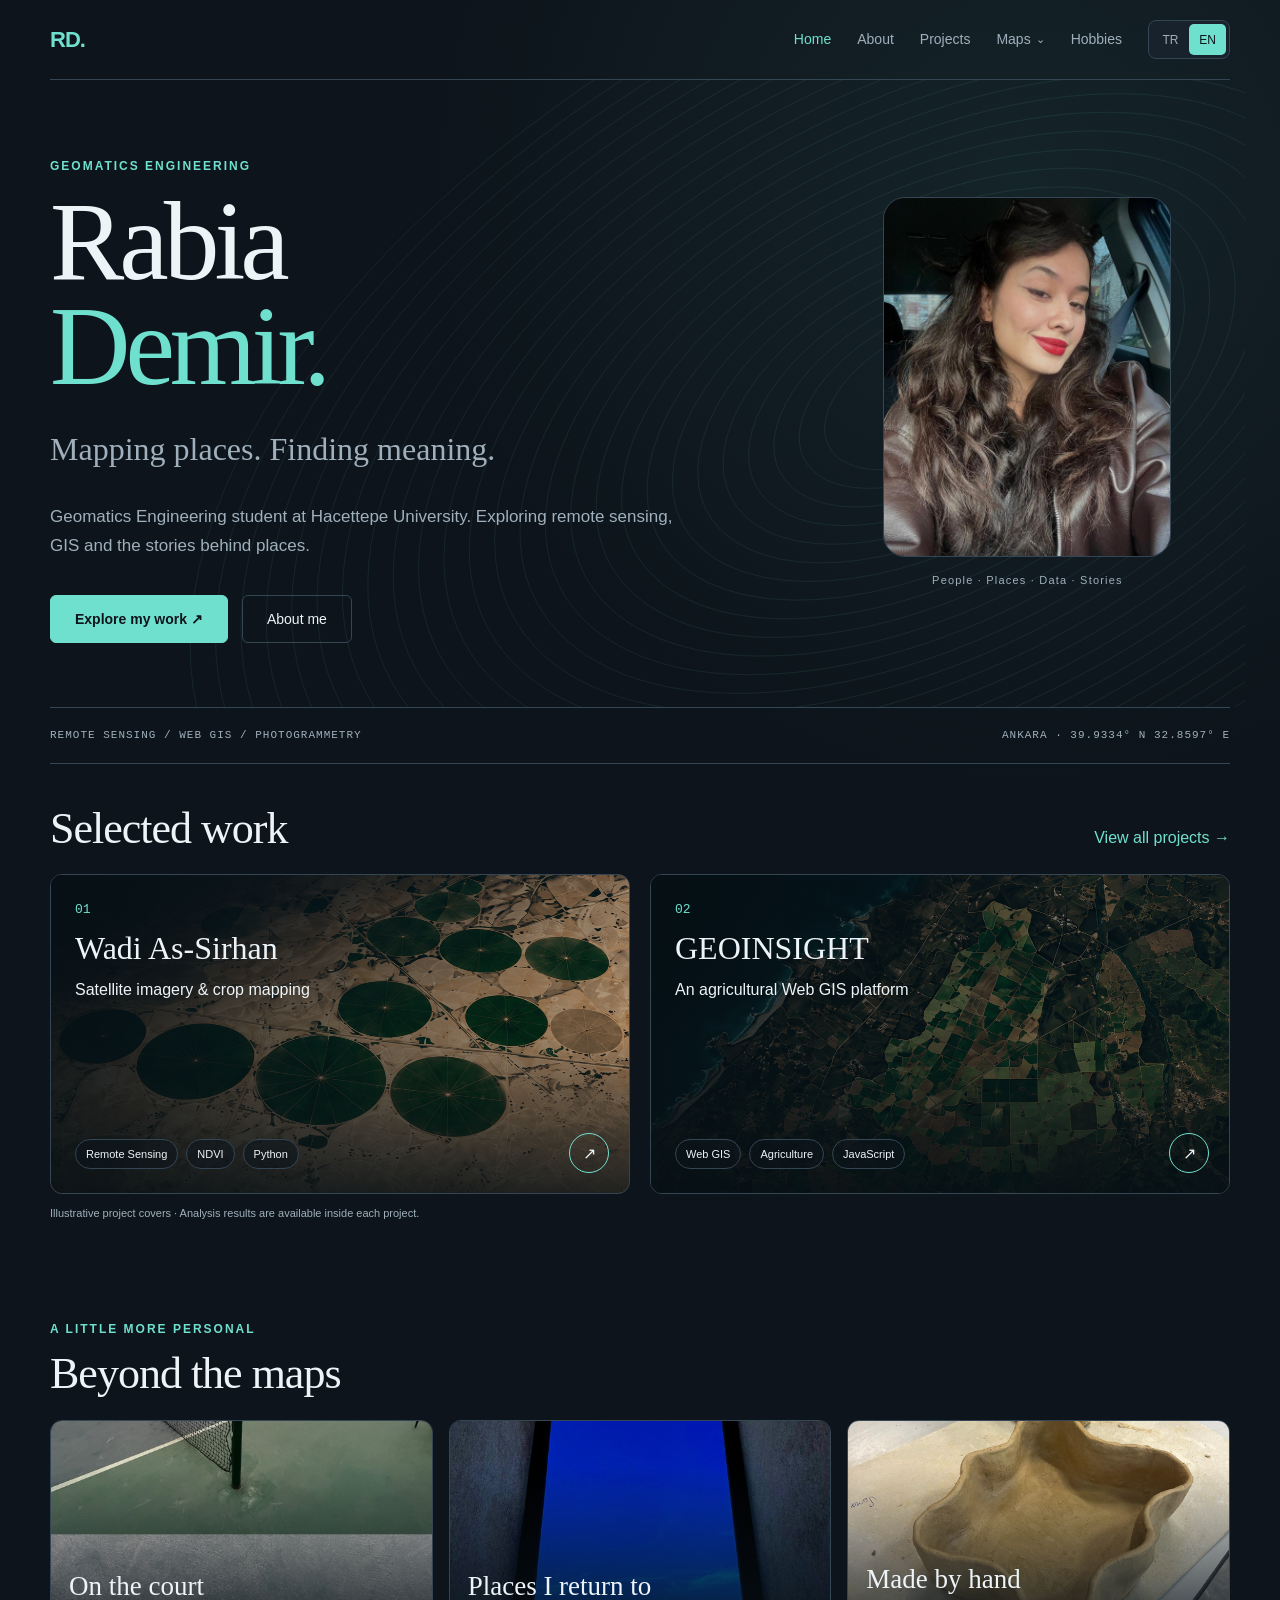
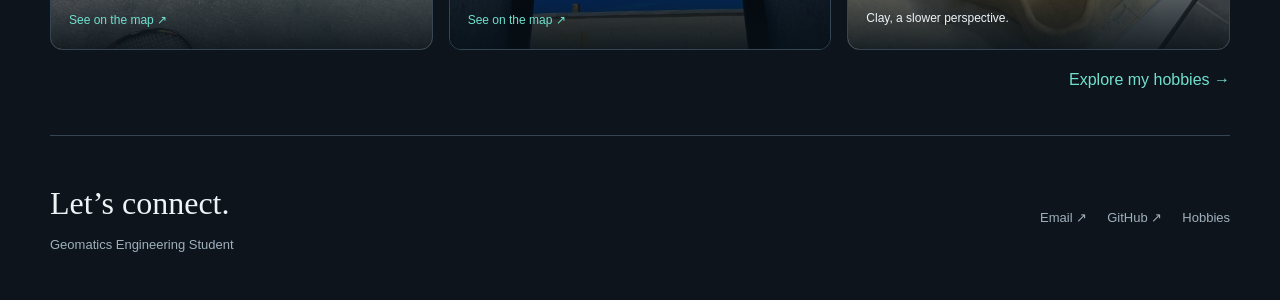
<file: index.html>
<!DOCTYPE html>
<html lang="en">

<head>
    <meta charset="UTF-8">
    <meta name="viewport" content="width=device-width, initial-scale=1.0">

    <title>Rabia Demir | Geomatics Engineering</title>

    <link rel="stylesheet" href="style.css">
</head>

<body>

<header class="navbar">

    <a href="index.html" class="logo">RD.</a>

    <div class="nav-right">

        <nav class="main-nav">

            <a
                href="index.html" class="active" aria-current="page"
                data-tr="Ana Sayfa"
                data-en="Home">
                Home
            </a>

            <a
                href="about.html"
                data-tr="Hakkımda"
                data-en="About">
                About
            </a>

            <a
                href="projects.html"
                data-tr="Projeler"
                data-en="Projects">
                Projects
            </a>

            <div class="dropdown">

                <button
                    class="dropdown-button"
                    type="button"
                    data-tr="Haritalar"
                    data-en="Maps">
                    Maps
                </button>

                <div class="dropdown-menu">
                    <a href="leaflet.html" data-tr="Favori Mekânlarım" data-en="My Favorite Places">My Favorite Places</a>
                    <a href="openlayers.html" data-tr="Proje Haritası" data-en="Project Map">Project Map</a>
                </div>

            </div>

            <a
                href="hobbies.html"
                data-tr="Hobiler"
                data-en="Hobbies">
                Hobbies
            </a>

        </nav>

        <div class="language-switch">

            <button
                id="tr-button"
                type="button"
                onclick="setLanguage('tr')">
                TR
            </button>

            <button
                id="en-button"
                type="button"
                onclick="setLanguage('en')">
                EN
            </button>

        </div>

    </div>

</header>


<main>

    <section class="hero home-hero">
      <div class="hero-copy">
        <p class="eyebrow" data-en="GEOMATICS ENGINEERING" data-tr="GEOMATİK MÜHENDİSLİĞİ">GEOMATICS ENGINEERING</p>
        <h1>Rabia <span>Demir.</span></h1>
        <h2 data-en="Mapping places. Finding meaning." data-tr="Yerleri keşfetmek. Anlam bulmak.">Mapping places. Finding meaning.</h2>
        <p class="hero-description" data-en="Geomatics Engineering student at Hacettepe University. Exploring remote sensing, GIS and the stories behind places." data-tr="Hacettepe Üniversitesi Geomatik Mühendisliği öğrencisiyim. Uzaktan algılamayı, CBS’yi ve yerlerin ardındaki hikâyeleri keşfediyorum.">Geomatics Engineering student at Hacettepe University. Exploring remote sensing, GIS and the stories behind places.</p>
        <div class="hero-buttons"><a class="button primary" href="projects.html" data-en="Explore my work ↗" data-tr="Projelerimi keşfet ↗">Explore my work ↗</a><a class="button secondary" href="about.html" data-en="About me" data-tr="Hakkımda">About me</a></div>
      </div>
      <figure class="portrait"><img src="assets/images/rabia-portrait.jpeg" alt="Rabia Demir" width="1200" height="1600"><figcaption>People · Places · Data · Stories</figcaption></figure>
    </section>
    <div class="focus-strip"><span>REMOTE SENSING / WEB GIS / PHOTOGRAMMETRY</span><span>ANKARA · 39.9334° N 32.8597° E</span></div>
    <section class="section home-section">
      <div class="section-heading-row"><h2 class="section-title" data-en="Selected work" data-tr="Seçtiğim çalışmalar">Selected work</h2><a class="text-link" href="projects.html" data-en="View all projects →" data-tr="Tüm projeler →">View all projects →</a></div>
      <div class="featured-grid">
        <a class="featured-card cover-wadi" href="projects.html#crop-masking"><span class="project-number">01</span><h3>Wadi As-Sirhan</h3><p data-en="Satellite imagery &amp; crop mapping" data-tr="Uydu görüntüleri ve tarım alanı haritalama">Satellite imagery &amp; crop mapping</p><div class="project-tags"><span>Remote Sensing</span><span>NDVI</span><span>Python</span></div><span class="card-arrow" aria-hidden="true">↗</span></a>
        <a class="featured-card cover-geo" href="projects.html#geoinsight"><span class="project-number">02</span><h3>GEOINSIGHT</h3><p data-en="An agricultural Web GIS platform" data-tr="Tarımsal Web GIS platformu">An agricultural Web GIS platform</p><div class="project-tags"><span>Web GIS</span><span>Agriculture</span><span>JavaScript</span></div><span class="card-arrow" aria-hidden="true">↗</span></a>
      </div><p class="cover-note" data-en="Illustrative project covers · Analysis results are available inside each project." data-tr="Temsili proje kapakları · Analiz sonuçları proje detaylarında yer alıyor.">Illustrative project covers · Analysis results are available inside each project.</p>
    </section>
    <section class="section home-section">
      <p class="section-label" data-en="A LITTLE MORE PERSONAL" data-tr="BİRAZ DA BEN">A LITTLE MORE PERSONAL</p><h2 class="section-title" data-en="Beyond the maps" data-tr="Haritaların ötesinde">Beyond the maps</h2>
      <div class="personal-grid">
<article class="personal-card"><img src="assets/images/ahalteke-tennis.jpeg" alt="My tennis photo" loading="lazy"><div><a href="hobbies.html#ahalteke-hobby"><h3 data-en="On the court" data-tr="Kortta">On the court</h3></a><a class="text-link" href="leaflet.html#ahalteke" data-en="See on the map ↗" data-tr="Haritada gör ↗">See on the map ↗</a></div></article><article class="personal-card"><img src="assets/images/bozcaada.jpeg" alt="My Bozcaada photo" loading="lazy"><div><a href="hobbies.html#bozcaada"><h3 data-en="Places I return to" data-tr="Döndüğüm yerler">Places I return to</h3></a><a class="text-link" href="leaflet.html#bozcaada" data-en="See on the map ↗" data-tr="Haritada gör ↗">See on the map ↗</a></div></article><article class="personal-card"><img src="assets/images/pottery.jpeg" alt="My handmade clay dish" loading="lazy"><div><a href="hobbies.html#pottery"><h3 data-en="Made by hand" data-tr="Ellerimle ürettiklerim">Made by hand</h3><span data-en="Clay, a slower perspective." data-tr="Kil ve biraz yavaşlamak.">Clay, a slower perspective.</span></a></div></article></div><a class="text-link hobbies-more" href="hobbies.html" data-en="Explore my hobbies →" data-tr="Hobilerimi keşfet →">Explore my hobbies →</a>
    </section>
</main>


<footer>

    <div>
        <strong class="connect-title" data-en="Let’s connect." data-tr="İletişimde kalalım.">Let’s connect.</strong>
        <p data-en="Geomatics Engineering Student" data-tr="Geomatik Mühendisliği Öğrencisi">Geomatics Engineering Student</p>
    </div>

    <div class="footer-links">
        <a href="mailto:rabia.demrr@gmail.com">Email ↗</a>
        <a href="https://github.com/rabiademr">GitHub ↗</a>
        <a href="hobbies.html" data-en="Hobbies" data-tr="Hobiler">Hobbies</a>
    </div>

</footer>

<script src="language.js"></script>

<script src="ui.js"></script>
</body>
</html>
</file>
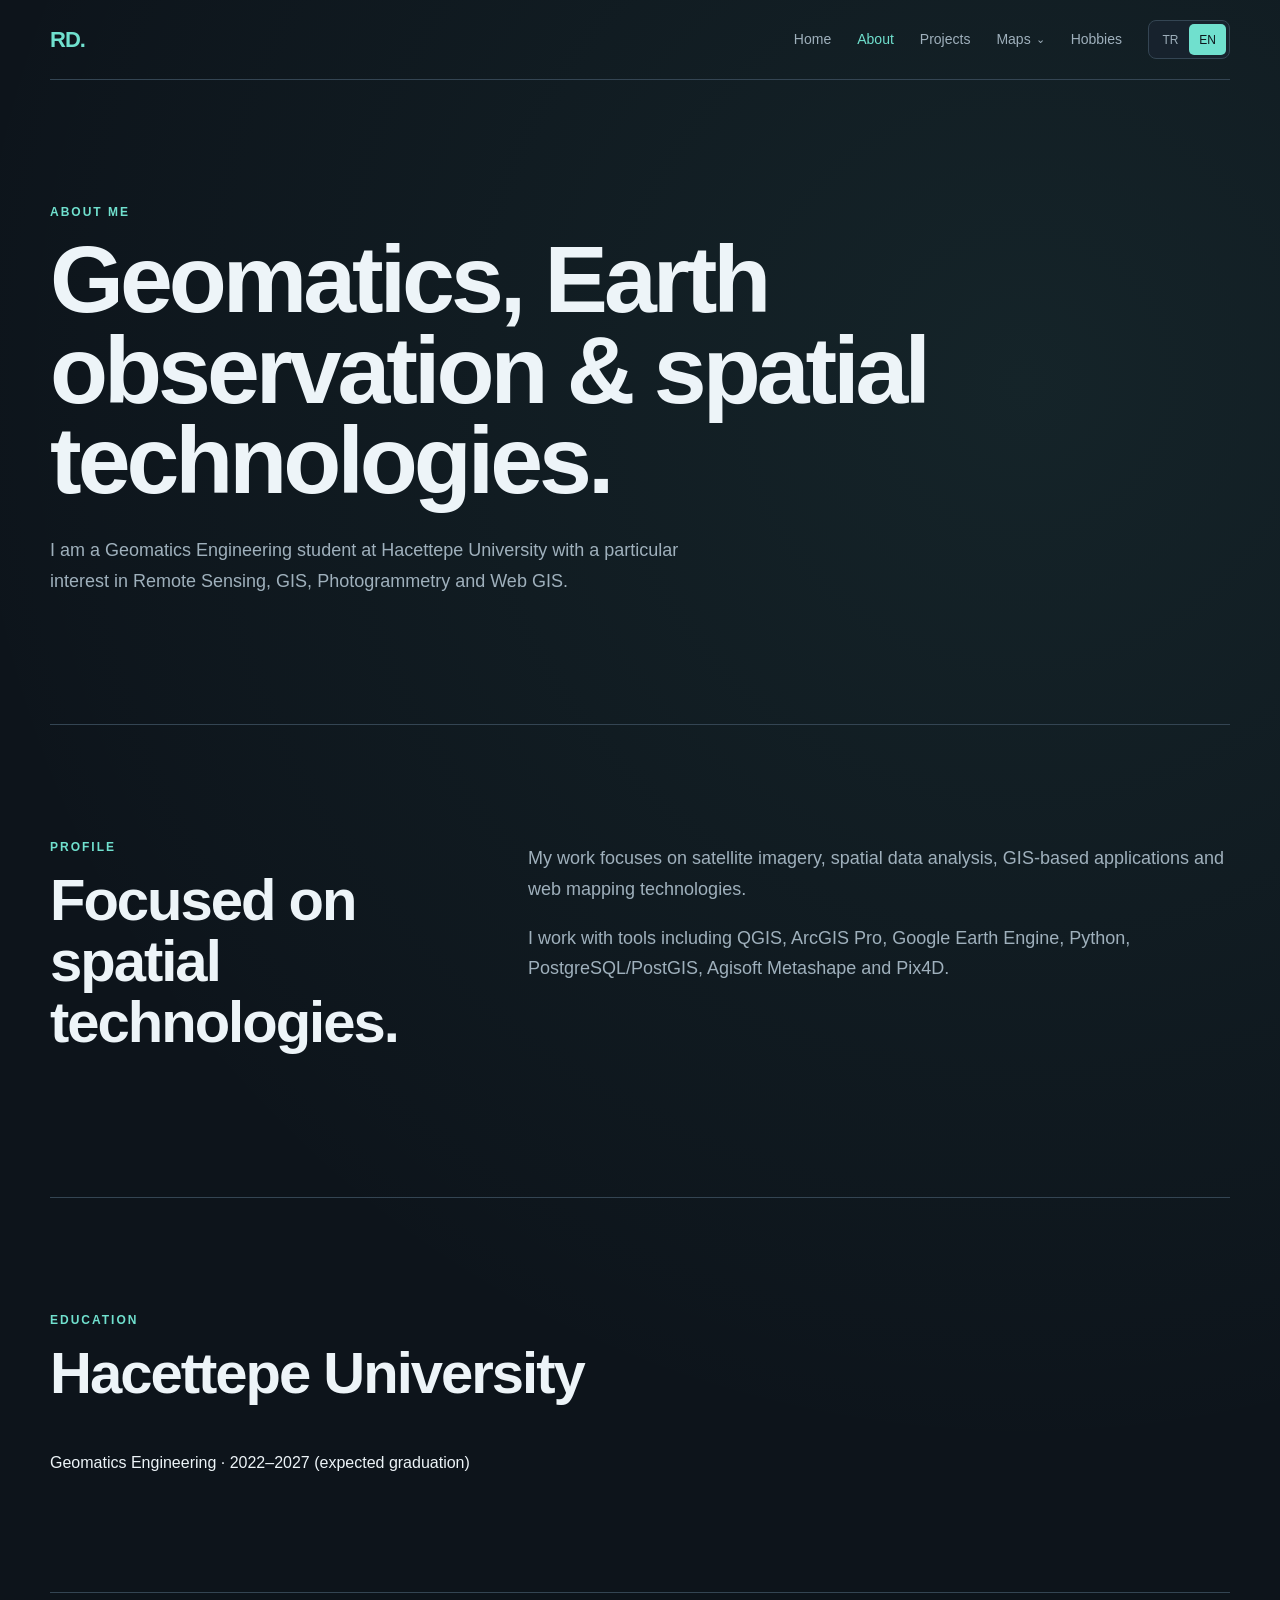
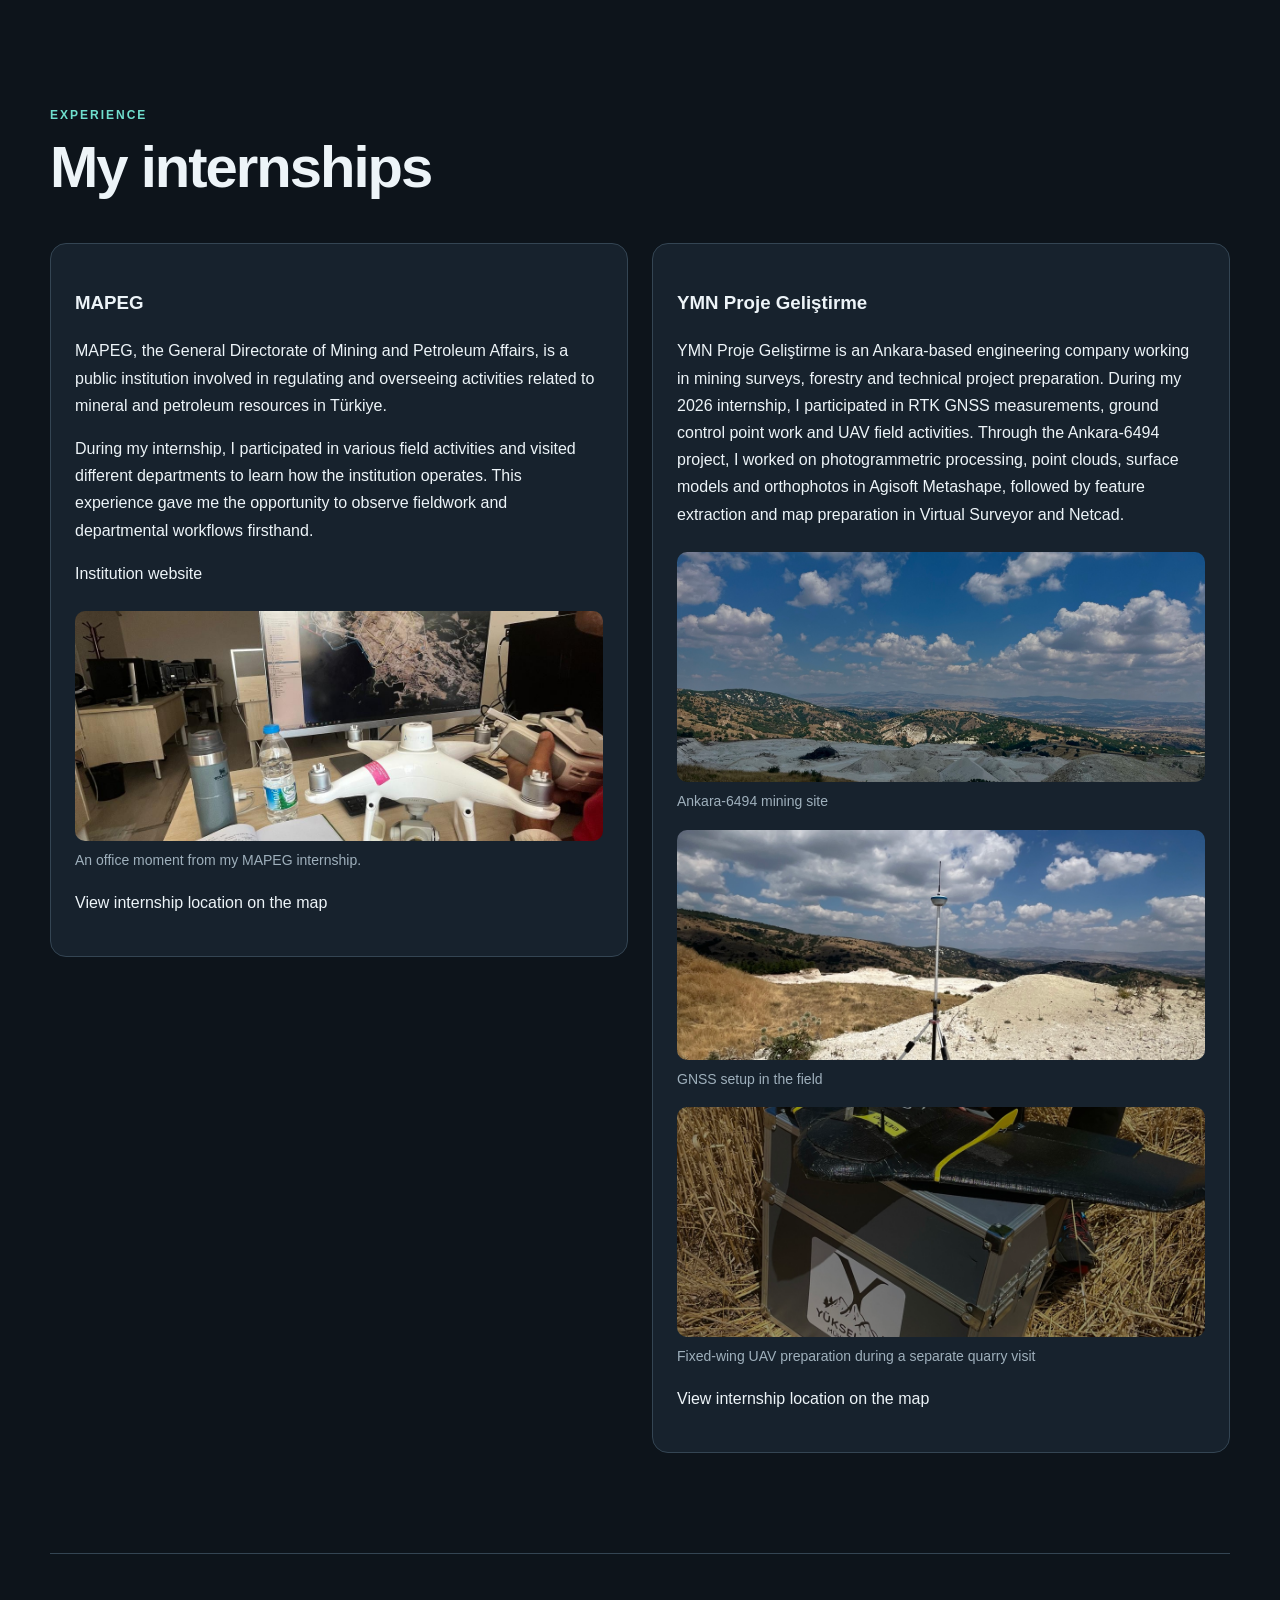
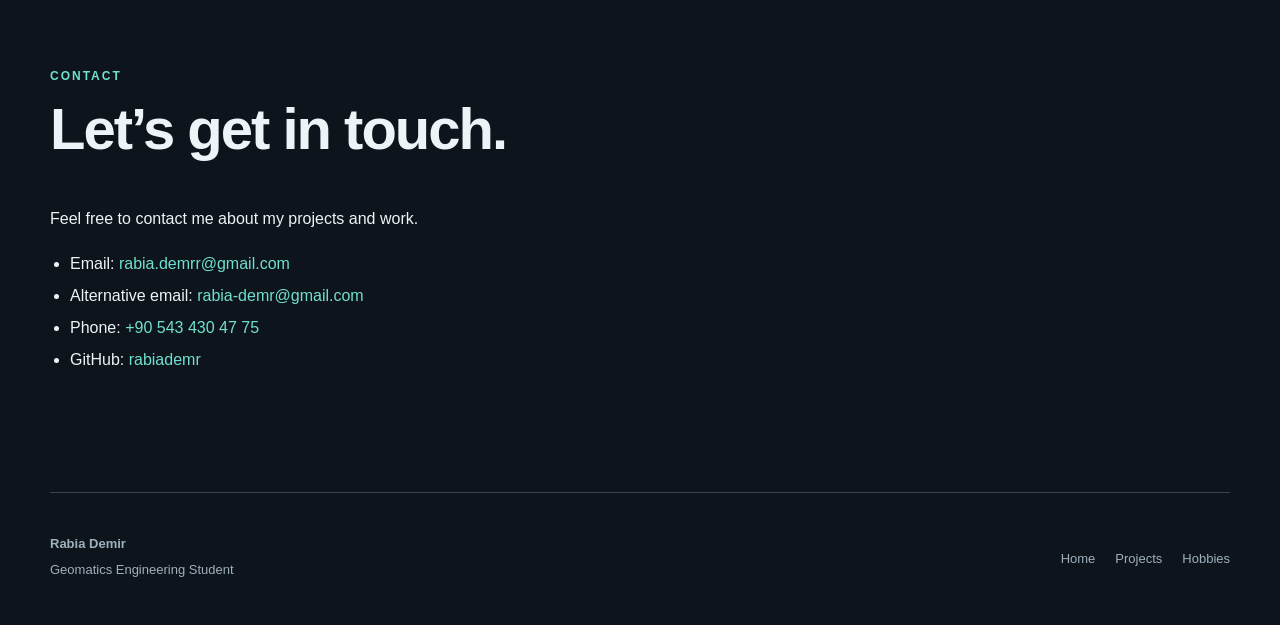
<file: about.html>
<!DOCTYPE html>
<html lang="en">

<head>
    <meta charset="UTF-8">
    <meta name="viewport" content="width=device-width, initial-scale=1.0">

    <title>About | Rabia Demir</title>

    <link rel="stylesheet" href="style.css">
</head>

<body>

<header class="navbar">

    <a href="index.html" class="logo">RD.</a>

    <div class="nav-right">

        <nav class="main-nav">

            <a
                href="index.html"
                data-tr="Ana Sayfa"
                data-en="Home">
                Home
            </a>

            <a
                href="about.html" class="active" aria-current="page"
                data-tr="Hakkımda"
                data-en="About">
                About
            </a>

            <a
                href="projects.html"
                data-tr="Projeler"
                data-en="Projects">
                Projects
            </a>

            <div class="dropdown">

                <button
                    class="dropdown-button"
                    type="button"
                    data-tr="Haritalar"
                    data-en="Maps">
                    Maps
                </button>

                <div class="dropdown-menu">
                    <a href="leaflet.html" data-tr="Favori Mekânlarım" data-en="My Favorite Places">My Favorite Places</a>
                    <a href="openlayers.html" data-tr="Proje Haritası" data-en="Project Map">Project Map</a>
                </div>

            </div>

            <a
                href="hobbies.html"
                data-tr="Hobiler"
                data-en="Hobbies">
                Hobbies
            </a>

        </nav>

        <div class="language-switch">

            <button
                id="tr-button"
                type="button"
                onclick="setLanguage('tr')">
                TR
            </button>

            <button
                id="en-button"
                type="button"
                onclick="setLanguage('en')">
                EN
            </button>

        </div>

    </div>

</header>


<main>

    <section class="page-hero">

        <p
            class="section-label"
            data-tr="HAKKIMDA"
            data-en="ABOUT ME">
            ABOUT ME
        </p>

        <h1 data-en="Geomatics, Earth observation &amp; spatial technologies." data-tr="Geomatik, yer gözlemi ve mekânsal teknolojiler.">Geomatics, Earth observation & spatial technologies.</h1>

        <p
            data-tr="Hacettepe Üniversitesi Geomatik Mühendisliği öğrencisiyim. Özellikle uzaktan algılama, CBS, fotogrametri ve Web GIS alanlarıyla ilgileniyorum."
            data-en="I am a Geomatics Engineering student at Hacettepe University with a particular interest in Remote Sensing, GIS, Photogrammetry and Web GIS.">

            I am a Geomatics Engineering student at Hacettepe University
            with a particular interest in Remote Sensing, GIS,
            Photogrammetry and Web GIS.

        </p>

    </section>


    <section class="section">

        <div class="about-grid">

            <div>

                <p
                    class="section-label"
                    data-tr="PROFİL"
                    data-en="PROFILE">
                    PROFILE
                </p>

                <h2
                    class="section-title"
                    data-tr="Mekânsal teknolojilere odaklanıyorum."
                    data-en="Focused on spatial technologies.">
                    Focused on spatial technologies.
                </h2>

            </div>


            <div class="about-text">

                <p
                    data-tr="Çalışmalarımda uydu görüntüleri, mekânsal veri analizi, CBS tabanlı uygulamalar ve web haritalama teknolojilerini kullanıyorum."
                    data-en="My work focuses on satellite imagery, spatial data analysis, GIS-based applications and web mapping technologies.">

                    My work focuses on satellite imagery, spatial data
                    analysis, GIS-based applications and web mapping technologies.

                </p>

                <p
                    data-tr="QGIS, ArcGIS Pro, Google Earth Engine, Python, PostgreSQL/PostGIS, Agisoft Metashape ve Pix4D gibi araçlarla çalışıyorum."
                    data-en="I work with tools including QGIS, ArcGIS Pro, Google Earth Engine, Python, PostgreSQL/PostGIS, Agisoft Metashape and Pix4D.">

                    I work with tools including QGIS, ArcGIS Pro,
                    Google Earth Engine, Python, PostgreSQL/PostGIS,
                    Agisoft Metashape and Pix4D.

                </p>

            </div>

        </div>

    </section>


<section class="section" aria-labelledby="education-heading">
 <p class="section-label" data-tr="EĞİTİM" data-en="EDUCATION">EDUCATION</p>
 <h2 id="education-heading" class="section-title" data-tr="Hacettepe Üniversitesi" data-en="Hacettepe University">Hacettepe University</h2>
 <p data-tr="Geomatik Mühendisliği · 2022–2027 (beklenen mezuniyet)" data-en="Geomatics Engineering · 2022–2027 (expected graduation)">Geomatics Engineering · 2022–2027 (expected graduation)</p>
</section>
<section class="section" aria-labelledby="internships-heading">
 <p class="section-label" data-tr="DENEYİM" data-en="EXPERIENCE">EXPERIENCE</p>
 <h2 id="internships-heading" class="section-title" data-tr="Staj deneyimlerim" data-en="My internships">My internships</h2>
 <div class="about-experience-grid">
  <article id="mapeg-internship" class="about-experience-card"><h3>MAPEG</h3><p data-tr="MAPEG (Maden ve Petrol İşleri Genel Müdürlüğü), Türkiye’de maden ve petrol kaynaklarına ilişkin faaliyetlerin düzenlenmesi ve denetlenmesi alanında çalışan bir kamu kurumudur." data-en="MAPEG, the General Directorate of Mining and Petroleum Affairs, is a public institution involved in regulating and overseeing activities related to mineral and petroleum resources in Türkiye.">MAPEG, the General Directorate of Mining and Petroleum Affairs, is a public institution involved in regulating and overseeing activities related to mineral and petroleum resources in Türkiye.</p><p data-tr="Stajım boyunca çeşitli arazi çalışmalarına katıldım ve farklı birimleri ziyaret ederek kurumun işleyişini tanıdım. Bu deneyim, saha çalışmalarını ve farklı birimlerin çalışma süreçlerini yerinde gözlemlememi sağladı." data-en="During my internship, I participated in various field activities and visited different departments to learn how the institution operates. This experience gave me the opportunity to observe fieldwork and departmental workflows firsthand.">During my internship, I participated in various field activities and visited different departments to learn how the institution operates. This experience gave me the opportunity to observe fieldwork and departmental workflows firsthand.</p><a href="https://mapeg.gov.tr/" target="_blank" rel="noopener" data-tr="Kurumun web sitesi" data-en="Institution website">Institution website</a><div class="internship-gallery"><figure><img src="assets/images/mapeg-internship.jpeg" alt="Office experience during my MAPEG internship, with a drone and mapping software" width="1200" height="1600" loading="lazy"><figcaption data-tr="MAPEG stajımdan bir ofis anı." data-en="An office moment from my MAPEG internship.">An office moment from my MAPEG internship.</figcaption></figure></div><p><a href="openlayers.html#mapeg" data-tr="Staj konumunu haritada gör" data-en="View internship location on the map">View internship location on the map</a></p></article>
  <article id="ymn-internship" class="about-experience-card"><h3>YMN Proje Geliştirme</h3><p data-tr="YMN Proje Geliştirme, maden haritacılığı, ormancılık ve teknik proje üretimi alanlarında çalışan Ankara merkezli bir mühendislik şirketidir. 2026 stajımda RTK GNSS ölçüleri, yer kontrol noktaları ve İHA saha çalışmalarına katıldım. Ankara-6494 projesinde Agisoft Metashape ile fotogrametrik veri işleme, nokta bulutu, yüzey modeli ve ortofoto üretimi; Virtual Surveyor ve Netcad ile detay çıkarımı ve harita hazırlama süreçleri üzerinde çalıştım." data-en="YMN Proje Geliştirme is an Ankara-based engineering company working in mining surveys, forestry and technical project preparation. During my 2026 internship, I participated in RTK GNSS measurements, ground control point work and UAV field activities. Through the Ankara-6494 project, I worked on photogrammetric processing, point clouds, surface models and orthophotos in Agisoft Metashape, followed by feature extraction and map preparation in Virtual Surveyor and Netcad.">YMN Proje Geliştirme is an Ankara-based engineering company working in mining surveys, forestry and technical project preparation. During my 2026 internship, I participated in RTK GNSS measurements, ground control point work and UAV field activities. Through the Ankara-6494 project, I worked on photogrammetric processing, point clouds, surface models and orthophotos in Agisoft Metashape, followed by feature extraction and map preparation in Virtual Surveyor and Netcad.</p><div class="internship-gallery"><figure><a href="assets/images/ymn-field.jpg" target="_blank" rel="noopener"><img src="assets/images/ymn-field.jpg" alt="Ankara-6494 mining site" loading="lazy" width="800" height="600"></a><figcaption data-tr="Ankara-6494 maden sahası" data-en="Ankara-6494 mining site">Ankara-6494 mining site</figcaption></figure><figure><a href="assets/images/ymn-gnss.jpg" target="_blank" rel="noopener"><img src="assets/images/ymn-gnss.jpg" alt="GNSS setup in the field" loading="lazy" width="800" height="600"></a><figcaption data-tr="Sahada GNSS kurulumu" data-en="GNSS setup in the field">GNSS setup in the field</figcaption></figure><figure><a href="assets/images/ymn-uav.jpeg" target="_blank" rel="noopener"><img src="assets/images/ymn-uav.jpeg" alt="Fixed-wing UAV preparation during a separate quarry visit" loading="lazy" width="800" height="600"></a><figcaption data-tr="Ayrı ocak ziyaretinde sabit kanatlı İHA hazırlığı" data-en="Fixed-wing UAV preparation during a separate quarry visit">Fixed-wing UAV preparation during a separate quarry visit</figcaption></figure></div><p><a href="openlayers.html#ymn" data-tr="Staj konumunu haritada gör" data-en="View internship location on the map">View internship location on the map</a></p></article>
 </div>
</section>
<section class="section" aria-labelledby="contact-heading">
 <p class="section-label" data-tr="İLETİŞİM" data-en="CONTACT">CONTACT</p>
 <h2 id="contact-heading" class="section-title" data-tr="İletişime geçelim." data-en="Let’s get in touch.">Let’s get in touch.</h2>
 <p data-tr="Projelerim ve çalışmalarım hakkında benimle iletişime geçebilirsin." data-en="Feel free to contact me about my projects and work.">Feel free to contact me about my projects and work.</p>
 <ul class="about-contact-list">
  <li><span data-tr="E-posta" data-en="Email">Email</span>: <a href="mailto:rabia.demrr@gmail.com">rabia.demrr@gmail.com</a></li>
  <li><span data-tr="Diğer e-posta" data-en="Alternative email">Alternative email</span>: <a href="mailto:rabia-demr@gmail.com">rabia-demr@gmail.com</a></li>
  <li><span data-tr="Telefon" data-en="Phone">Phone</span>: <a href="tel:+905434304775">+90 543 430 47 75</a></li>
  <li>GitHub: <a href="https://github.com/rabiademr" target="_blank" rel="noopener">rabiademr</a></li>
 </ul>
</section>

</main>


<footer>

    <div>
        <strong>Rabia Demir</strong>
        <p data-en="Geomatics Engineering Student" data-tr="Geomatik Mühendisliği Öğrencisi">Geomatics Engineering Student</p>
    </div>

    <div class="footer-links">
        <a href="index.html" data-en="Home" data-tr="Ana Sayfa">Home</a>
        <a href="projects.html" data-en="Projects" data-tr="Projeler">Projects</a>
        <a href="hobbies.html" data-en="Hobbies" data-tr="Hobiler">Hobbies</a>
    </div>

</footer>

<script src="language.js"></script>

<script src="ui.js"></script>
</body>
</html>
</file>
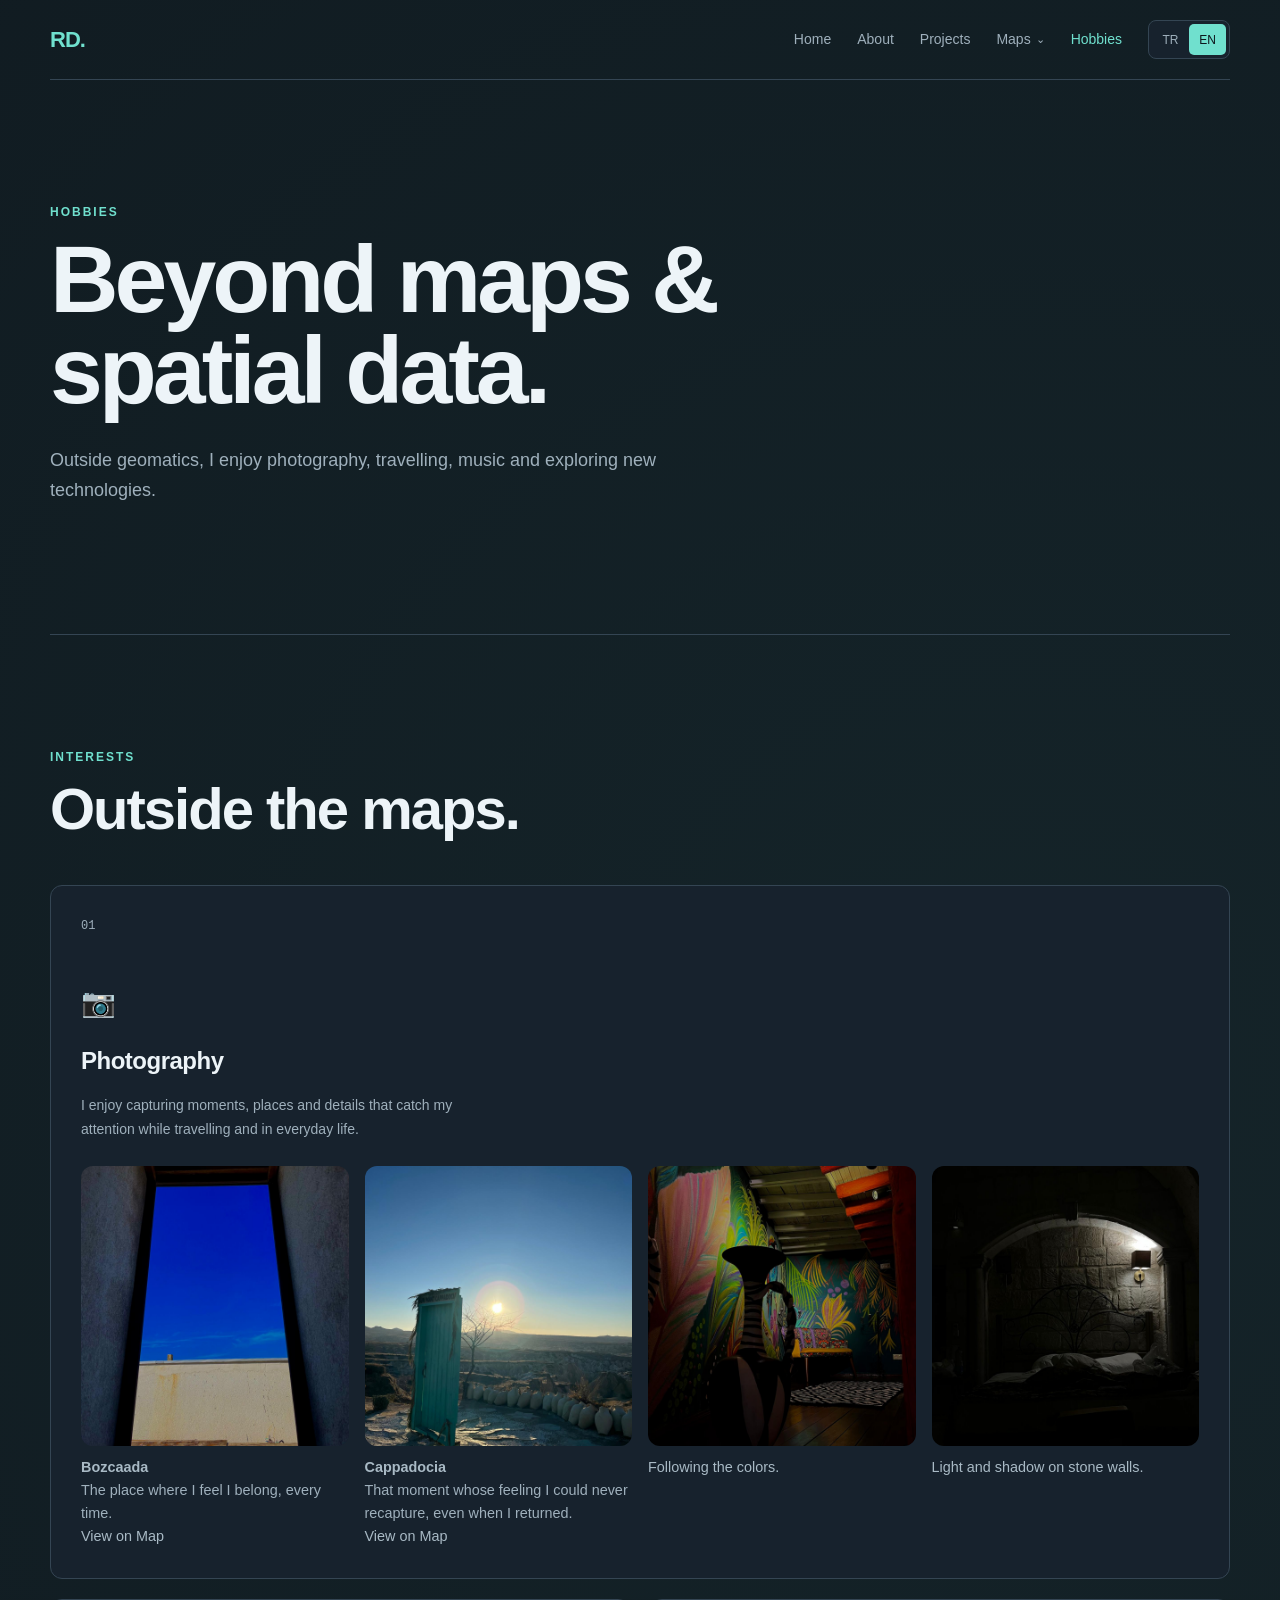
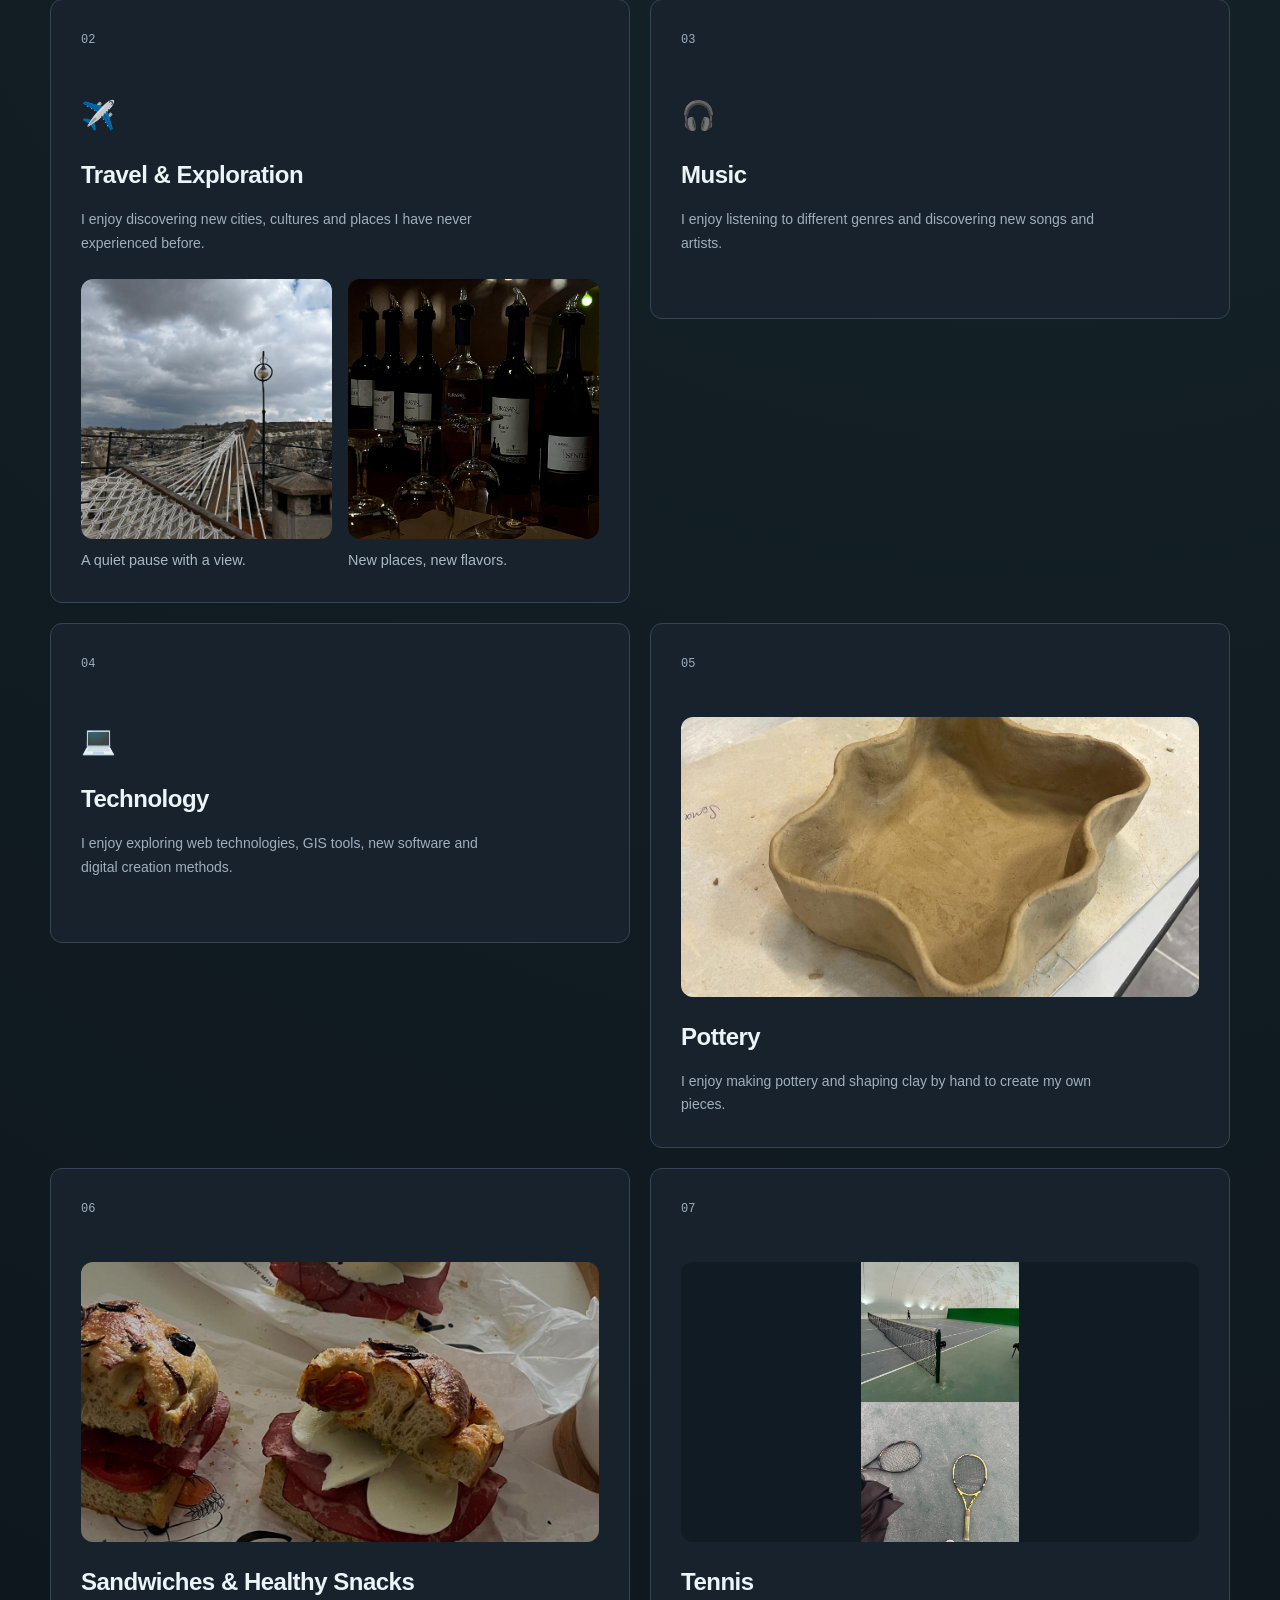
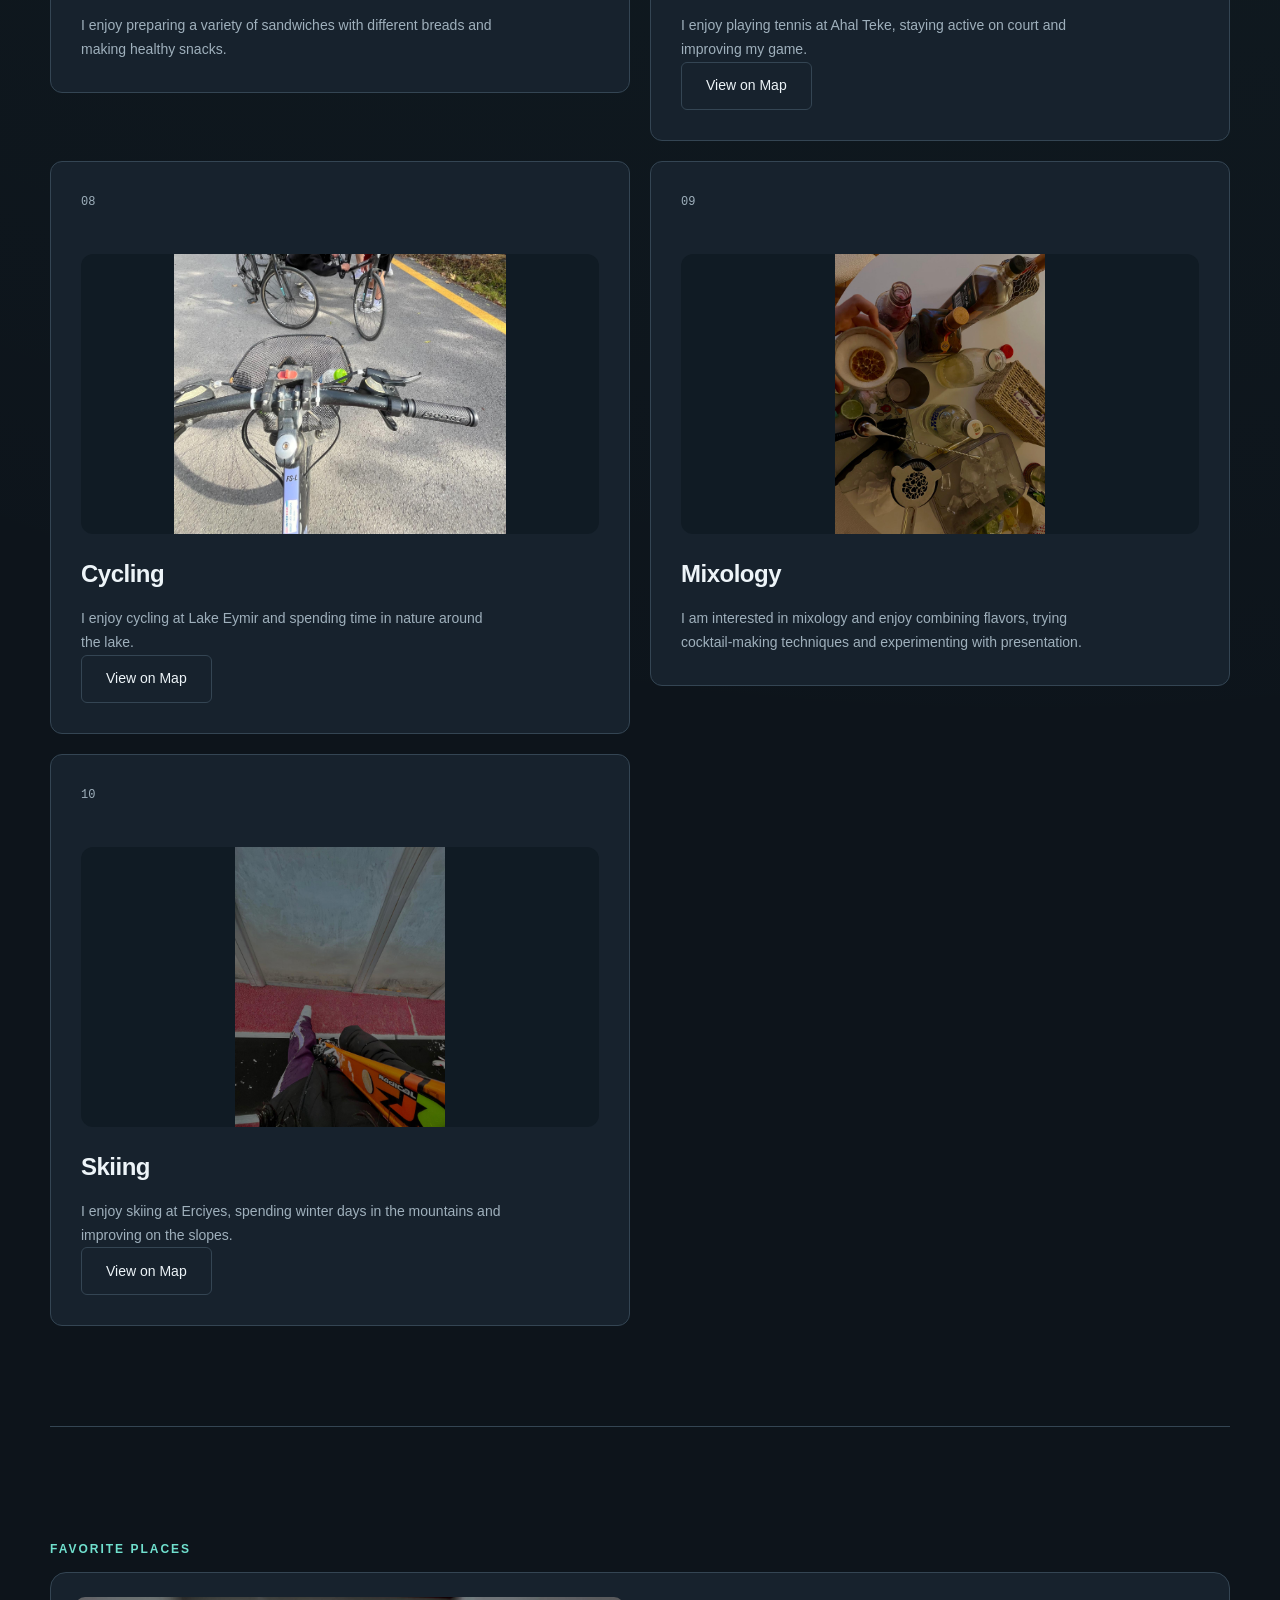
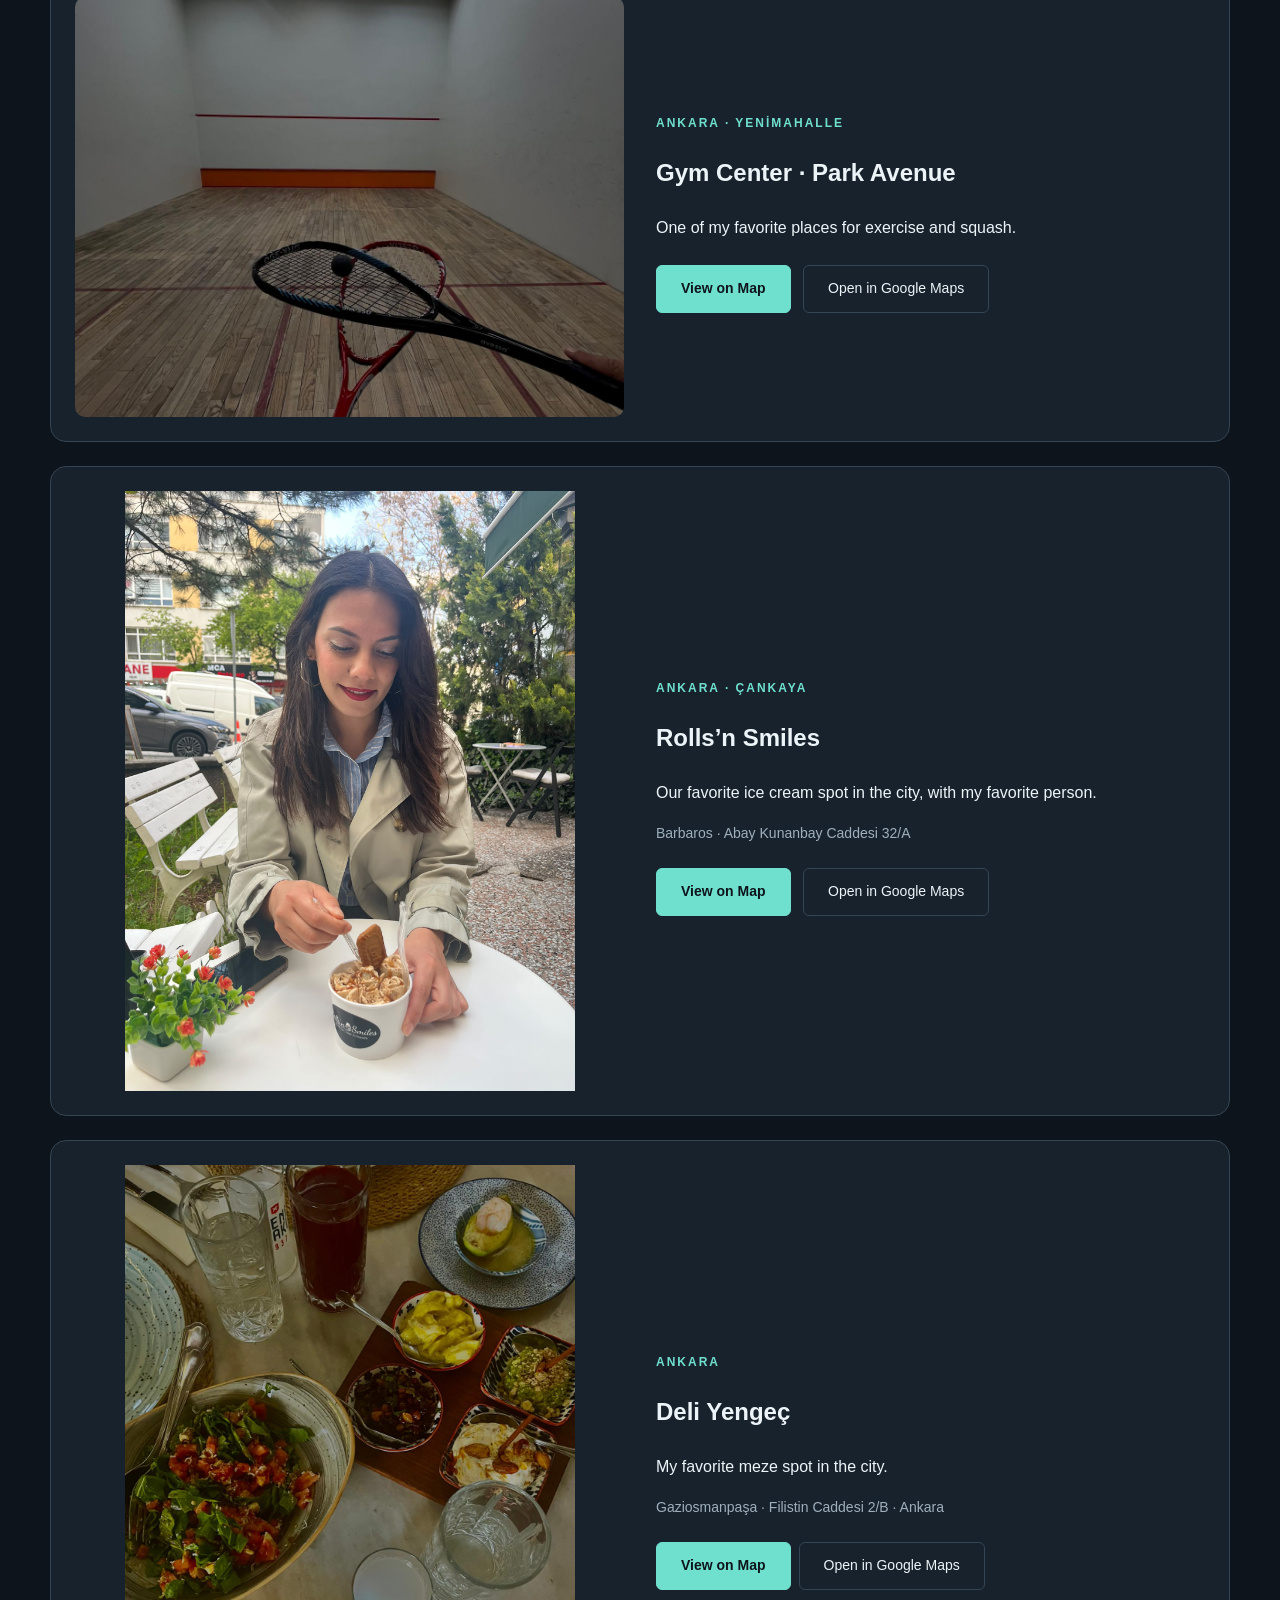
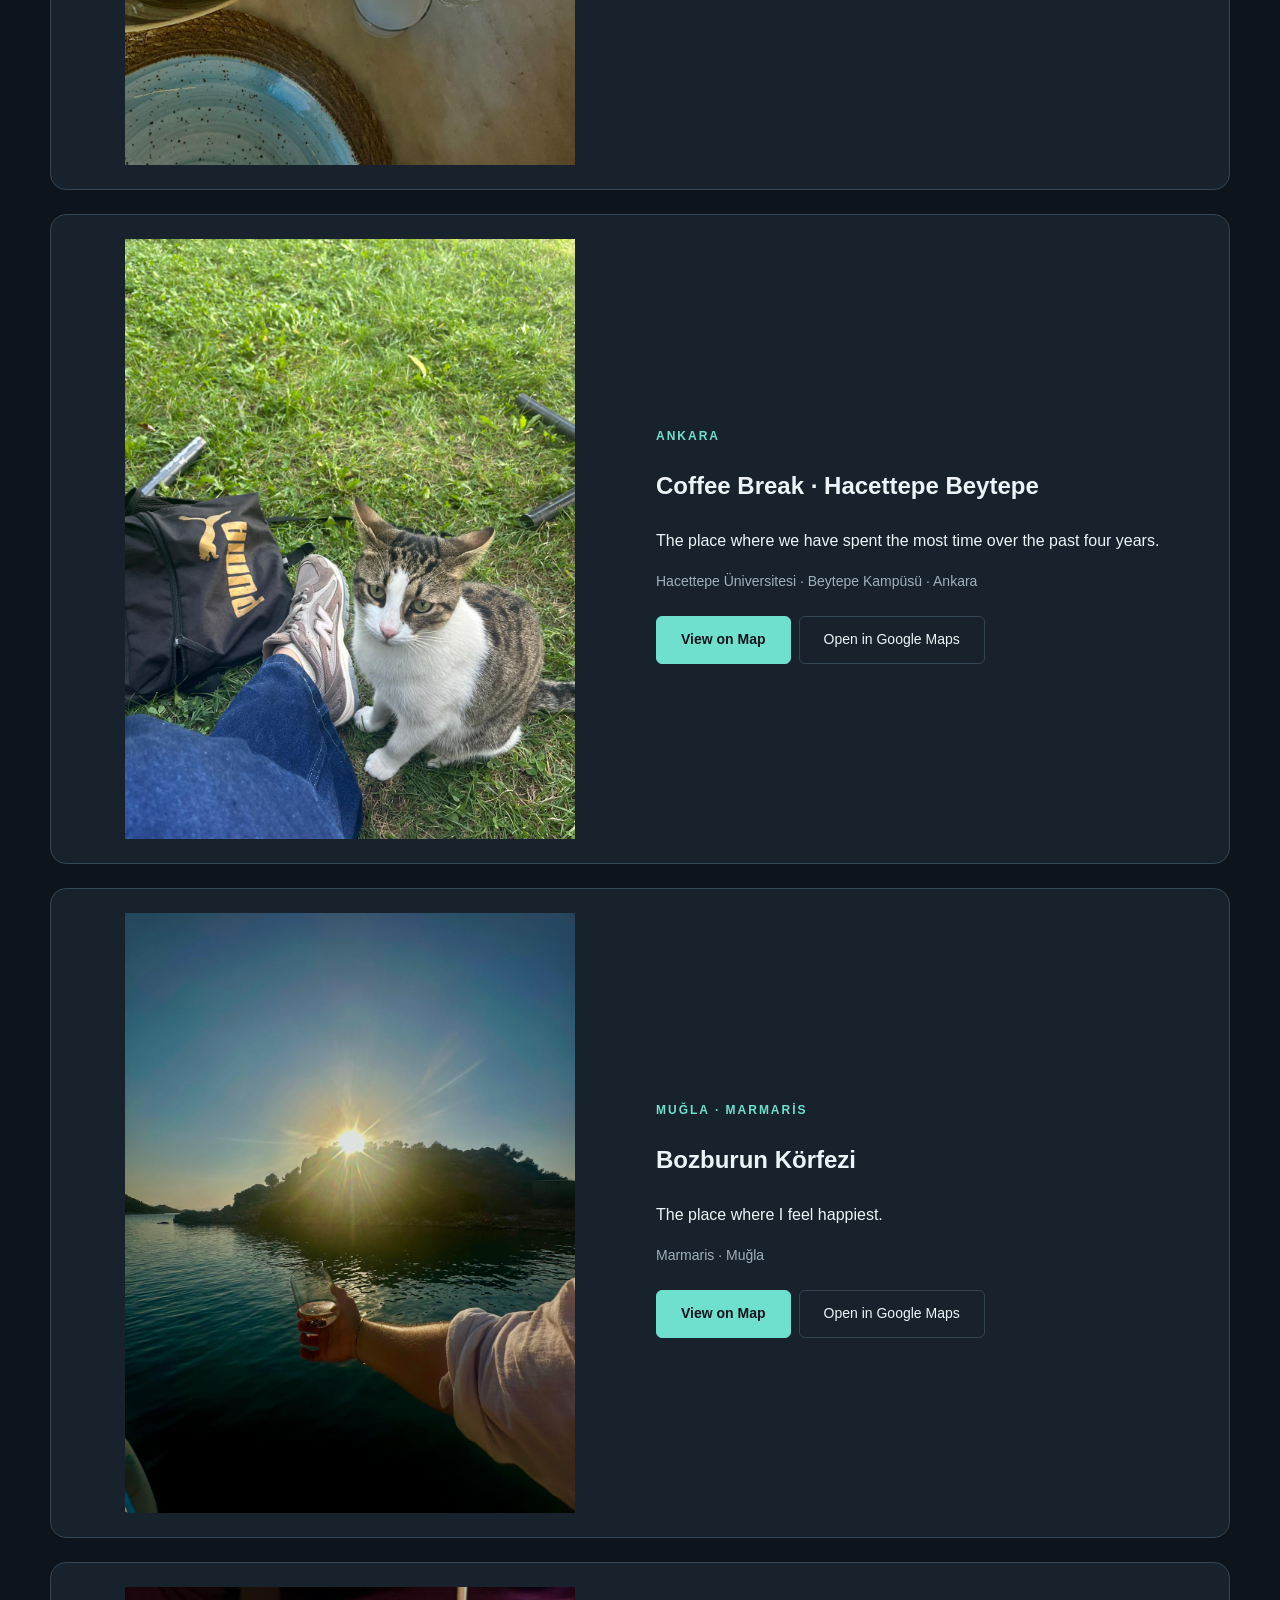
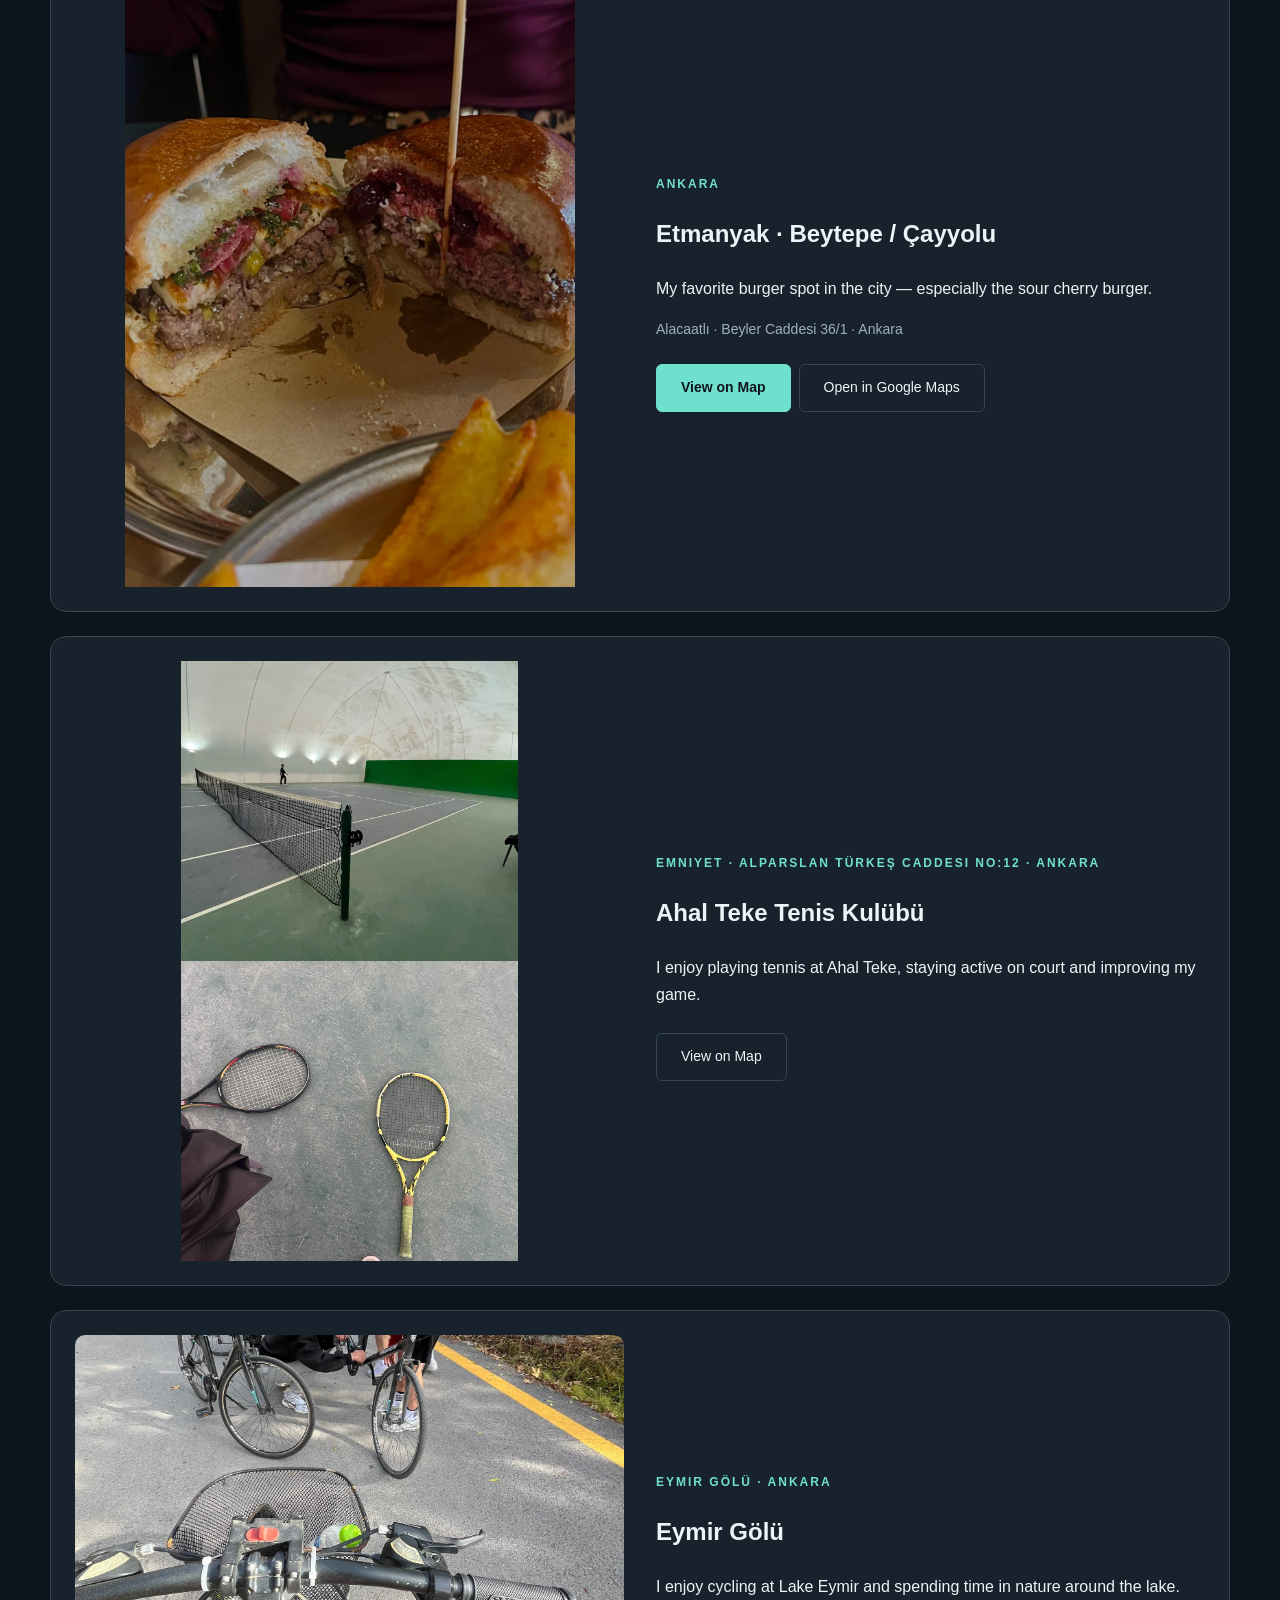
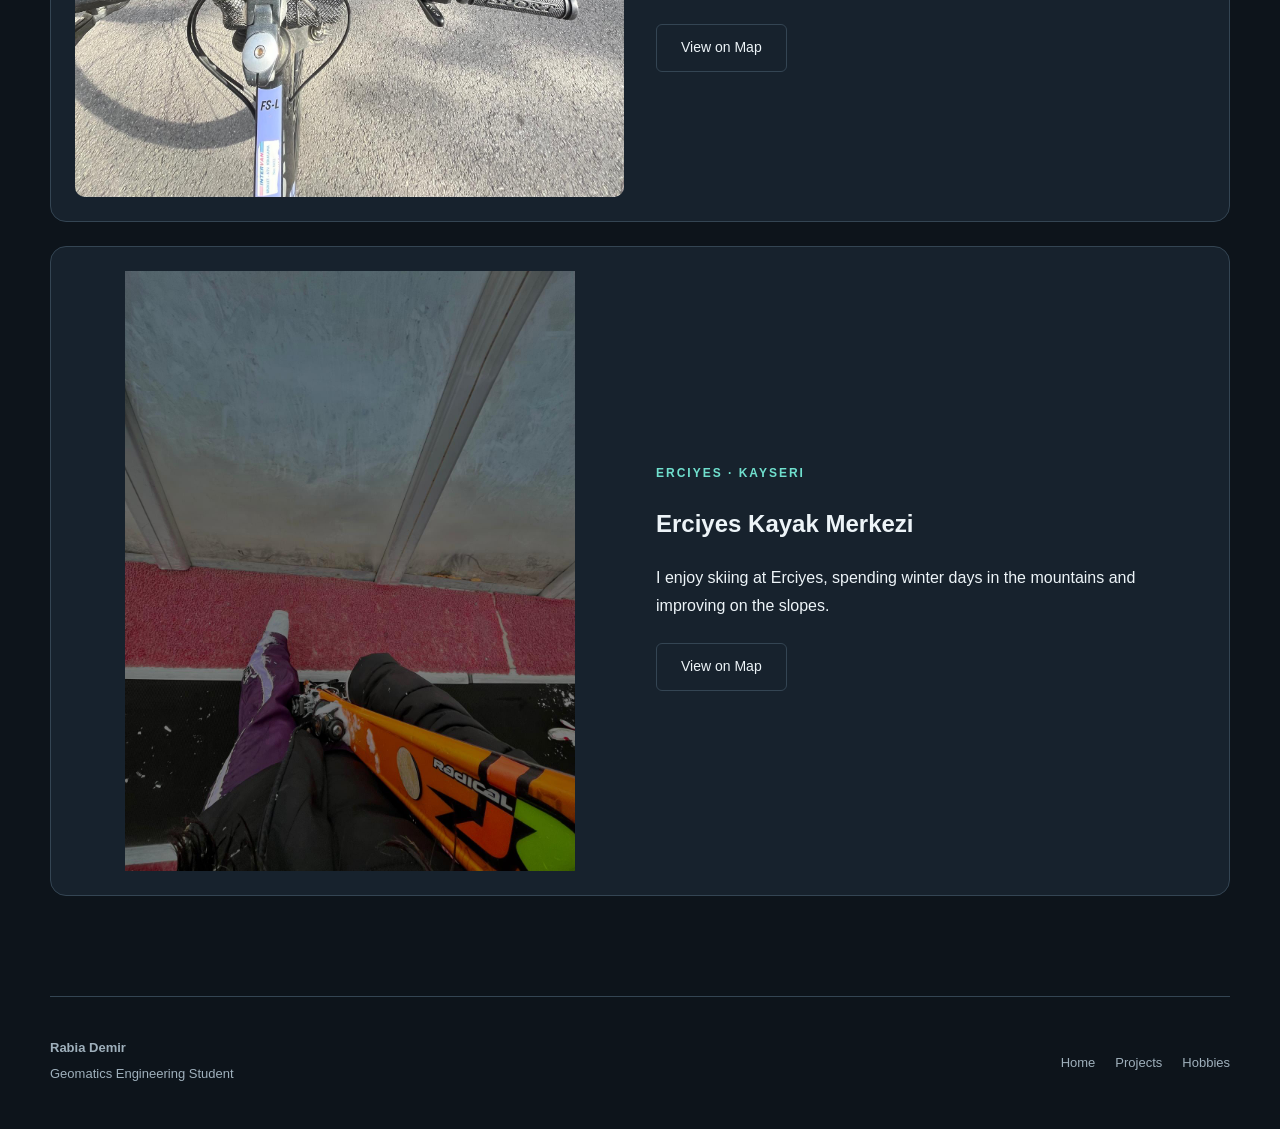
<file: hobbies.html>
<!DOCTYPE html>
<html lang="en">

<head>
    <meta charset="UTF-8">
    <meta name="viewport" content="width=device-width, initial-scale=1.0">

    <title>Hobbies | Rabia Demir</title>

    <link rel="stylesheet" href="style.css">
</head>

<body>

<header class="navbar">

    <a href="index.html" class="logo">RD.</a>

    <div class="nav-right">

        <nav class="main-nav">

            <a
                href="index.html"
                data-tr="Ana Sayfa"
                data-en="Home">
                Home
            </a>

            <a
                href="about.html"
                data-tr="Hakkımda"
                data-en="About">
                About
            </a>

            <a
                href="projects.html"
                data-tr="Projeler"
                data-en="Projects">
                Projects
            </a>

            <div class="dropdown">

                <button
                    class="dropdown-button"
                    type="button"
                    data-tr="Haritalar"
                    data-en="Maps">
                    Maps
                </button>

                <div class="dropdown-menu">
                    <a href="leaflet.html" data-tr="Favori Mekânlarım" data-en="My Favorite Places">My Favorite Places</a>
                    <a href="openlayers.html" data-tr="Proje Haritası" data-en="Project Map">Project Map</a>
                </div>

            </div>

            <a
                href="hobbies.html" class="active" aria-current="page"
                data-tr="Hobiler"
                data-en="Hobbies">
                Hobbies
            </a>

        </nav>

        <div class="language-switch">

            <button
                id="tr-button"
                type="button"
                onclick="setLanguage('tr')">
                TR
            </button>

            <button
                id="en-button"
                type="button"
                onclick="setLanguage('en')">
                EN
            </button>

        </div>

    </div>

</header>


<main>

<section class="page-hero">

    <p
        class="section-label"
        data-tr="HOBİLER"
        data-en="HOBBIES">
        HOBBIES
    </p>

    <h1 data-en="Beyond maps &amp; spatial data." data-tr="Haritaların ve mekânsal verinin ötesinde.">Beyond maps & spatial data.</h1>

    <p
        data-tr="Geomatik çalışmalarımın dışında fotoğrafçılık, seyahat, müzik ve yeni teknolojileri keşfetmekten keyif alıyorum."
        data-en="Outside geomatics, I enjoy photography, travelling, music and exploring new technologies.">

        Outside geomatics, I enjoy photography,
        travelling, music and exploring new technologies.

    </p>

</section>


<section class="section">

    <p
        class="section-label"
        data-tr="İLGİ ALANLARIM"
        data-en="INTERESTS">
        INTERESTS
    </p>

    <h2
        class="section-title"
        data-tr="Haritaların dışında."
        data-en="Outside the maps.">
        Outside the maps.
    </h2>


    <div class="hobbies-grid">

        <article class="hobby-card photography-card">
<span class="hobby-number">01</span><div class="hobby-icon">📷</div>
<h3 data-tr="Fotoğrafçılık" data-en="Photography">Photography</h3>
<p data-tr="Seyahatlerde, günlük yaşamda ve doğada dikkatimi çeken anları ve detayları fotoğraflamayı seviyorum." data-en="I enjoy capturing moments, places and details that catch my attention while travelling and in everyday life.">I enjoy capturing moments, places and details that catch my attention while travelling and in everyday life.</p>
<div class="hobby-gallery photography-grid" id="photography-gallery">
<figure id="bozcaada"><img src="assets/images/bozcaada.jpeg" alt="Blue sky framed by a doorway in Bozcaada" width="1200" height="1600" loading="lazy"><figcaption><strong>Bozcaada</strong><p data-tr="Her defasında kendimi ait hissettiğim yer." data-en="The place where I feel I belong, every time.">The place where I feel I belong, every time.</p><a href="leaflet.html#bozcaada" data-tr="Haritada Gör" data-en="View on Map">View on Map</a></figcaption></figure>
<figure id="cappadocia"><img  src="assets/images/cappadocia.jpeg" alt="Sunset over the valleys of Cappadocia, framed by a turquoise door" width="1200" height="1600" loading="lazy"><figcaption><strong data-tr="Kapadokya" data-en="Cappadocia">Cappadocia</strong><p data-tr="Tekrar gittiğimde bile aynı hissi bulamadığım o an." data-en="That moment whose feeling I could never recapture, even when I returned.">That moment whose feeling I could never recapture, even when I returned.</p><a href="leaflet.html#cappadocia" data-tr="Haritada Gör" data-en="View on Map">View on Map</a></figcaption></figure>
<figure><img src="assets/images/colorful-interior.jpeg" alt="A colorful interior with painted walls and a decorative vase" loading="lazy"><figcaption data-tr="Renklerin peşinde." data-en="Following the colors.">Following the colors.</figcaption></figure><figure><img src="assets/images/light-and-stone.jpeg" alt="Soft lamplight on a stone arch and bed" loading="lazy"><figcaption data-tr="Taş duvarlarda ışık ve gölge." data-en="Light and shadow on stone walls.">Light and shadow on stone walls.</figcaption></figure></div></article>


        <article class="hobby-card">

            <span class="hobby-number">02</span>

            <div class="hobby-icon">
                ✈️
            </div>

            <h3
                data-tr="Seyahat & Keşif"
                data-en="Travel & Exploration">
                Travel & Exploration
            </h3>

            <p
                data-tr="Yeni şehirleri, farklı kültürleri ve daha önce görmediğim yerleri keşfetmekten keyif alıyorum."
                data-en="I enjoy discovering new cities, cultures and places I have never experienced before.">

                I enjoy discovering new cities, cultures
                and places I have never experienced before.

            </p>

<div class="hobby-gallery" id="travel-gallery"><figure><img src="assets/images/terrace-view.jpeg" alt="A hammock on a terrace overlooking rocky scenery beneath clouds" loading="lazy"><figcaption data-tr="Manzaraya karşı küçük bir mola." data-en="A quiet pause with a view.">A quiet pause with a view.</figcaption></figure><figure><img src="assets/images/travel-tasting.jpeg" alt="Wine bottles and glasses under patterned light" loading="lazy"><figcaption data-tr="Yeni yerler, yeni tatlar." data-en="New places, new flavors.">New places, new flavors.</figcaption></figure></div>
        </article>


        <article class="hobby-card">

            <span class="hobby-number">03</span>

            <div class="hobby-icon">
                🎧
            </div>

            <h3
                data-tr="Müzik"
                data-en="Music">
                Music
            </h3>

            <p
                data-tr="Farklı müzik türlerini dinlemeyi ve yeni şarkılar ile sanatçılar keşfetmeyi seviyorum."
                data-en="I enjoy listening to different genres and discovering new songs and artists.">

                I enjoy listening to different genres
                and discovering new songs and artists.

            </p>

        </article>


        <article class="hobby-card">

            <span class="hobby-number">04</span>

            <div class="hobby-icon">
                💻
            </div>

            <h3
                data-tr="Teknoloji"
                data-en="Technology">
                Technology
            </h3>

            <p
                data-tr="Web teknolojileri, GIS araçları, yeni yazılımlar ve dijital üretim yöntemlerini keşfetmekten keyif alıyorum."
                data-en="I enjoy exploring web technologies, GIS tools, new software and digital creation methods.">

                I enjoy exploring web technologies,
                GIS tools, new software and digital creation methods.

            </p>

        </article>

<article class="hobby-card" id="pottery"><span class="hobby-number">05</span><img class="hobby-photo" src="assets/images/pottery.jpeg" alt="A handmade clay dish during pottery making" width="1200" height="1600" loading="lazy"><h3 data-tr="Seramik Yapmak" data-en="Pottery">Pottery</h3><p data-tr="Seramik yapmayı ve kili ellerimle şekillendirerek kendi parçalarımı üretmeyi seviyorum." data-en="I enjoy making pottery and shaping clay by hand to create my own pieces.">I enjoy making pottery and shaping clay by hand to create my own pieces.</p></article>
<article class="hobby-card" id="homemade-snacks"><span class="hobby-number">06</span><img class="hobby-photo" src="assets/images/sandwiches.jpeg" alt="Sandwiches with different breads and fillings" width="1200" height="1600" loading="lazy"><h3 data-tr="Sandviçler ve Sağlıklı Atıştırmalıklar" data-en="Sandwiches & Healthy Snacks">Sandwiches & Healthy Snacks</h3><p data-tr="Farklı ekmeklerle çeşitli sandviçler ve sağlıklı atıştırmalıklar hazırlamaktan keyif alıyorum." data-en="I enjoy preparing a variety of sandwiches with different breads and making healthy snacks.">I enjoy preparing a variety of sandwiches with different breads and making healthy snacks.</p></article>
<article class="hobby-card" id="ahalteke-hobby"><span class="hobby-number">07</span><img class="hobby-photo" src="assets/images/ahalteke-tennis.jpeg" alt="Tennis" loading="lazy"><h3 data-tr="Tenis Oynamak" data-en="Tennis">Tennis</h3><p data-tr="Ahal Teke’de tenis oynamayı, kortta hareket etmeyi ve oyunumu geliştirmeyi seviyorum." data-en="I enjoy playing tennis at Ahal Teke, staying active on court and improving my game.">I enjoy playing tennis at Ahal Teke, staying active on court and improving my game.</p><a class="button secondary" href="leaflet.html#ahalteke" data-tr="Haritada Gör" data-en="View on Map">View on Map</a></article>
<article class="hobby-card" id="eymir-hobby"><span class="hobby-number">08</span><img class="hobby-photo" src="assets/images/eymir-cycling.jpeg" alt="Cycling" loading="lazy"><h3 data-tr="Bisiklet Sürmek" data-en="Cycling">Cycling</h3><p data-tr="Eymir’de bisiklet sürmeyi ve göl çevresinde doğayla vakit geçirmeyi seviyorum." data-en="I enjoy cycling at Lake Eymir and spending time in nature around the lake.">I enjoy cycling at Lake Eymir and spending time in nature around the lake.</p><a class="button secondary" href="leaflet.html#eymir" data-tr="Haritada Gör" data-en="View on Map">View on Map</a></article>
<article class="hobby-card" id="mixology"><span class="hobby-number">09</span><img class="hobby-photo" src="assets/images/mixology.jpeg" alt="Mixology" loading="lazy"><h3 data-tr="Miksoloji" data-en="Mixology">Mixology</h3><p data-tr="Miksolojiyle ilgileniyor; farklı aromaları bir araya getirmeyi, kokteyl hazırlama tekniklerini ve sunumları denemeyi seviyorum." data-en="I am interested in mixology and enjoy combining flavors, trying cocktail-making techniques and experimenting with presentation.">I am interested in mixology and enjoy combining flavors, trying cocktail-making techniques and experimenting with presentation.</p></article>
<article class="hobby-card" id="erciyes-hobby"><span class="hobby-number">10</span><img class="hobby-photo" src="assets/images/erciyes-skiing.jpeg" alt="Skiing" loading="lazy"><h3 data-tr="Kayak Yapmak" data-en="Skiing">Skiing</h3><p data-tr="Erciyes’te kayak yapmayı, kışın dağda vakit geçirmeyi ve pistlerde kendimi geliştirmeyi seviyorum." data-en="I enjoy skiing at Erciyes, spending winter days in the mountains and improving on the slopes.">I enjoy skiing at Erciyes, spending winter days in the mountains and improving on the slopes.</p><a class="button secondary" href="leaflet.html#erciyes" data-tr="Haritada Gör" data-en="View on Map">View on Map</a></article>
    </div>

</section>

<section class="section" id="favorite-places">
<p class="section-label" data-tr="SEVDİĞİM MEKÂNLAR" data-en="FAVORITE PLACES">FAVORITE PLACES</p>
<article class="place-card">
<img src="assets/images/gym-center-squash.jpeg" alt="Gym Center Park Avenue squash court" width="1200" height="1600" loading="lazy">
<div><p class="section-label">ANKARA · YENİMAHALLE</p>
<h2>Gym Center · Park Avenue</h2>
<p data-tr="Spor yapmak ve squash oynamak için keyif aldığım mekânlardan biri." data-en="One of my favorite places for exercise and squash.">One of my favorite places for exercise and squash.</p>
<a class="button primary" href="leaflet.html#gym-center" data-tr="Haritada Gör" data-en="View on Map">View on Map</a>
<a class="button secondary" href="https://share.google/9wMscWxmRTzuVJe8A" target="_blank" rel="noopener" data-tr="Google Maps’te Aç" data-en="Open in Google Maps">Open in Google Maps</a>
</div></article><article class="place-card" id="rollsnsmiles" style="margin-top:24px">
<img class="portrait-place" src="assets/images/rollsnsmiles.jpeg" alt="A favorite ice cream moment at Rolls’n Smiles" width="1536" height="2048" loading="lazy">
<div><p class="section-label">ANKARA · ÇANKAYA</p><h2>Rolls’n Smiles</h2>
<p data-en="Our favorite ice cream spot in the city, with my favorite person." data-tr="Favori insanımla şehirdeki favori dondurmacımız.">Our favorite ice cream spot in the city, with my favorite person.</p>
<p class="place-address">Barbaros · Abay Kunanbay Caddesi 32/A</p>
<a class="button primary" href="leaflet.html#rollsnsmiles" data-tr="Haritada Gör" data-en="View on Map">View on Map</a>
<a class="button secondary" href="https://www.google.com/maps/search/?api=1&amp;query=39.904986,32.864647&amp;query_place_id=ChIJwYlqt2lP0xQR37Hs-1tF9Ug" target="_blank" rel="noopener" data-tr="Google Maps’te Aç" data-en="Open in Google Maps">Open in Google Maps</a></div></article><article class="place-card" id="deli-yengec" style="margin-top:24px"><img class="portrait-place" src="assets/images/deli-yengec.jpeg" alt="Deli Yengeç" width="1200" height="1600" loading="lazy"><div><p class="section-label">ANKARA</p><h2>Deli Yengeç</h2><p data-tr="Şehirdeki en sevdiğim mezeci." data-en="My favorite meze spot in the city.">My favorite meze spot in the city.</p><p class="place-address">Gaziosmanpaşa · Filistin Caddesi 2/B · Ankara</p><a class="button primary" href="leaflet.html#deli-yengec" data-tr="Haritada Gör" data-en="View on Map">View on Map</a><a class="button secondary" href="https://www.google.com/maps/search/?api=1&amp;query=39.89704,32.86691" target="_blank" rel="noopener" data-tr="Google Maps’te Aç" data-en="Open in Google Maps">Open in Google Maps</a></div></article>
<article class="place-card" id="coffee-break" style="margin-top:24px"><img class="portrait-place" src="assets/images/coffee-break.jpeg" alt="Coffee Break · Hacettepe Beytepe" width="1200" height="1600" loading="lazy"><div><p class="section-label">ANKARA</p><h2>Coffee Break · Hacettepe Beytepe</h2><p data-tr="Son dört yıldır en çok vakit geçirdiğimiz yer." data-en="The place where we have spent the most time over the past four years.">The place where we have spent the most time over the past four years.</p><p class="place-address">Hacettepe Üniversitesi · Beytepe Kampüsü · Ankara</p><a class="button primary" href="leaflet.html#coffee-break" data-tr="Haritada Gör" data-en="View on Map">View on Map</a><a class="button secondary" href="https://www.google.com/maps/search/?api=1&amp;query=39.862672,32.73583" target="_blank" rel="noopener" data-tr="Google Maps’te Aç" data-en="Open in Google Maps">Open in Google Maps</a></div></article>
<article class="place-card" id="bozburun" style="margin-top:24px"><img class="portrait-place" src="assets/images/bozburun.jpeg" alt="Bozburun Körfezi" width="1200" height="1600" loading="lazy"><div><p class="section-label">MUĞLA · MARMARİS</p><h2>Bozburun Körfezi</h2><p data-tr="Kendimi en mutlu hissettiğim yer." data-en="The place where I feel happiest.">The place where I feel happiest.</p><p class="place-address">Marmaris · Muğla</p><a class="button primary" href="leaflet.html#bozburun" data-tr="Haritada Gör" data-en="View on Map">View on Map</a><a class="button secondary" href="https://www.google.com/maps/search/?api=1&amp;query=36.63466,28.01445" target="_blank" rel="noopener" data-tr="Google Maps’te Aç" data-en="Open in Google Maps">Open in Google Maps</a></div></article>
<article class="place-card" id="etmanyak" style="margin-top:24px"><img class="portrait-place" src="assets/images/etmanyak.jpeg" alt="Etmanyak · Beytepe / Çayyolu" width="1200" height="1600" loading="lazy"><div><p class="section-label">ANKARA</p><h2>Etmanyak · Beytepe / Çayyolu</h2><p data-tr="Şehirdeki en sevdiğim hamburgerci; özellikle vişneli hamburgeri." data-en="My favorite burger spot in the city — especially the sour cherry burger.">My favorite burger spot in the city — especially the sour cherry burger.</p><p class="place-address">Alacaatlı · Beyler Caddesi 36/1 · Ankara</p><a class="button primary" href="leaflet.html#etmanyak" data-tr="Haritada Gör" data-en="View on Map">View on Map</a><a class="button secondary" href="https://www.google.com/maps/search/?api=1&amp;query=39.863835,32.695272" target="_blank" rel="noopener" data-tr="Google Maps’te Aç" data-en="Open in Google Maps">Open in Google Maps</a></div></article>
<article class="place-card" id="ahalteke" style="margin-top:24px"><img class="portrait-place" src="assets/images/ahalteke-tennis.jpeg" alt="Ahal Teke Tenis Kulübü" loading="lazy"><div><p class="section-label">Emniyet · Alparslan Türkeş Caddesi No:12 · Ankara</p><h2>Ahal Teke Tenis Kulübü</h2><p data-tr="Ahal Teke’de tenis oynamayı, kortta hareket etmeyi ve oyunumu geliştirmeyi seviyorum." data-en="I enjoy playing tennis at Ahal Teke, staying active on court and improving my game.">I enjoy playing tennis at Ahal Teke, staying active on court and improving my game.</p><a class="button secondary" href="leaflet.html#ahalteke" data-tr="Haritada Gör" data-en="View on Map">View on Map</a></div></article>
<article class="place-card" id="eymir" style="margin-top:24px"><img class="portrait-place" src="assets/images/eymir-cycling.jpeg" alt="Eymir Gölü" loading="lazy"><div><p class="section-label">Eymir Gölü · Ankara</p><h2>Eymir Gölü</h2><p data-tr="Eymir’de bisiklet sürmeyi ve göl çevresinde doğayla vakit geçirmeyi seviyorum." data-en="I enjoy cycling at Lake Eymir and spending time in nature around the lake.">I enjoy cycling at Lake Eymir and spending time in nature around the lake.</p><a class="button secondary" href="leaflet.html#eymir" data-tr="Haritada Gör" data-en="View on Map">View on Map</a></div></article>
<article class="place-card" id="erciyes" style="margin-top:24px"><img class="portrait-place" src="assets/images/erciyes-skiing.jpeg" alt="Erciyes Kayak Merkezi" loading="lazy"><div><p class="section-label">Erciyes · Kayseri</p><h2>Erciyes Kayak Merkezi</h2><p data-tr="Erciyes’te kayak yapmayı, kışın dağda vakit geçirmeyi ve pistlerde kendimi geliştirmeyi seviyorum." data-en="I enjoy skiing at Erciyes, spending winter days in the mountains and improving on the slopes.">I enjoy skiing at Erciyes, spending winter days in the mountains and improving on the slopes.</p><a class="button secondary" href="leaflet.html#erciyes" data-tr="Haritada Gör" data-en="View on Map">View on Map</a></div></article></section>
</main>


<footer>

    <div>
        <strong>Rabia Demir</strong>
        <p data-en="Geomatics Engineering Student" data-tr="Geomatik Mühendisliği Öğrencisi">Geomatics Engineering Student</p>
    </div>

    <div class="footer-links">
        <a href="index.html" data-en="Home" data-tr="Ana Sayfa">Home</a>
        <a href="projects.html" data-en="Projects" data-tr="Projeler">Projects</a>
        <a href="hobbies.html" data-en="Hobbies" data-tr="Hobiler">Hobbies</a>
    </div>

</footer>

<script src="language.js"></script>

<script src="ui.js"></script>
</body>
</html>
</file>
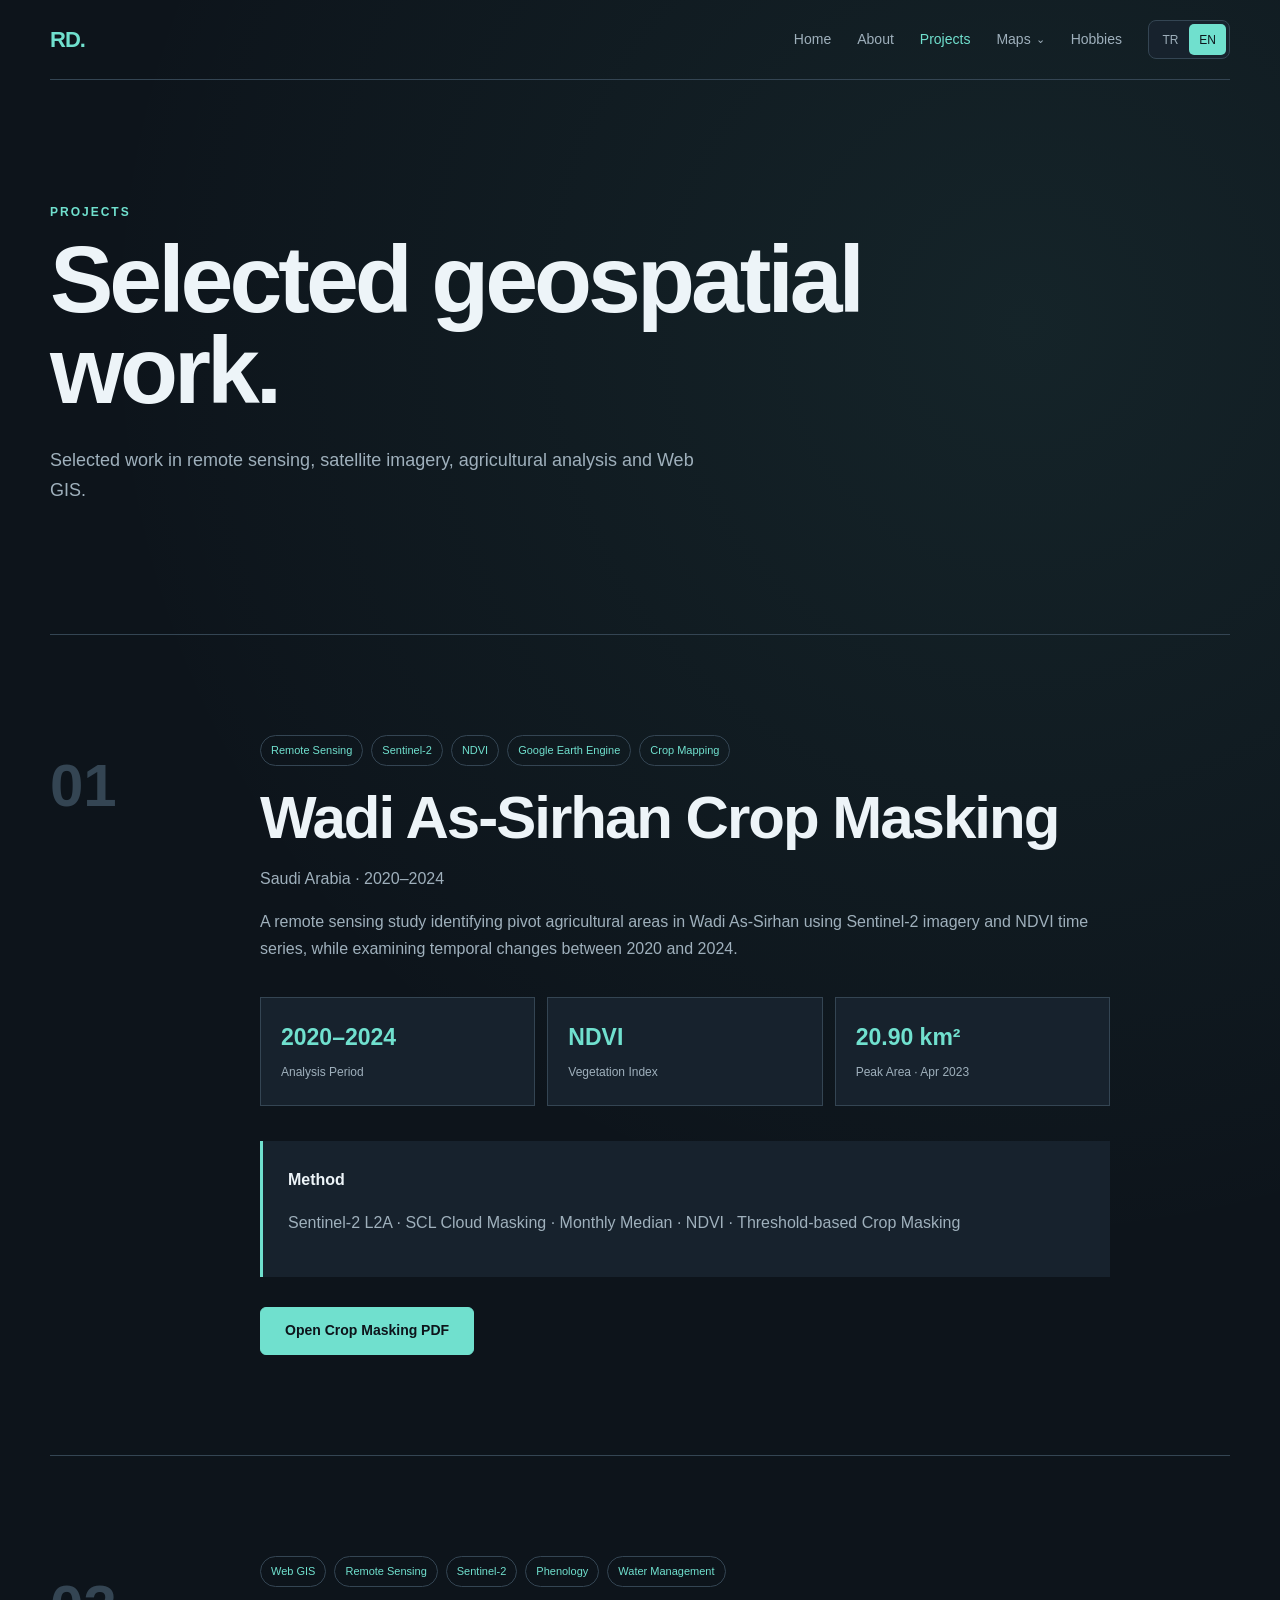
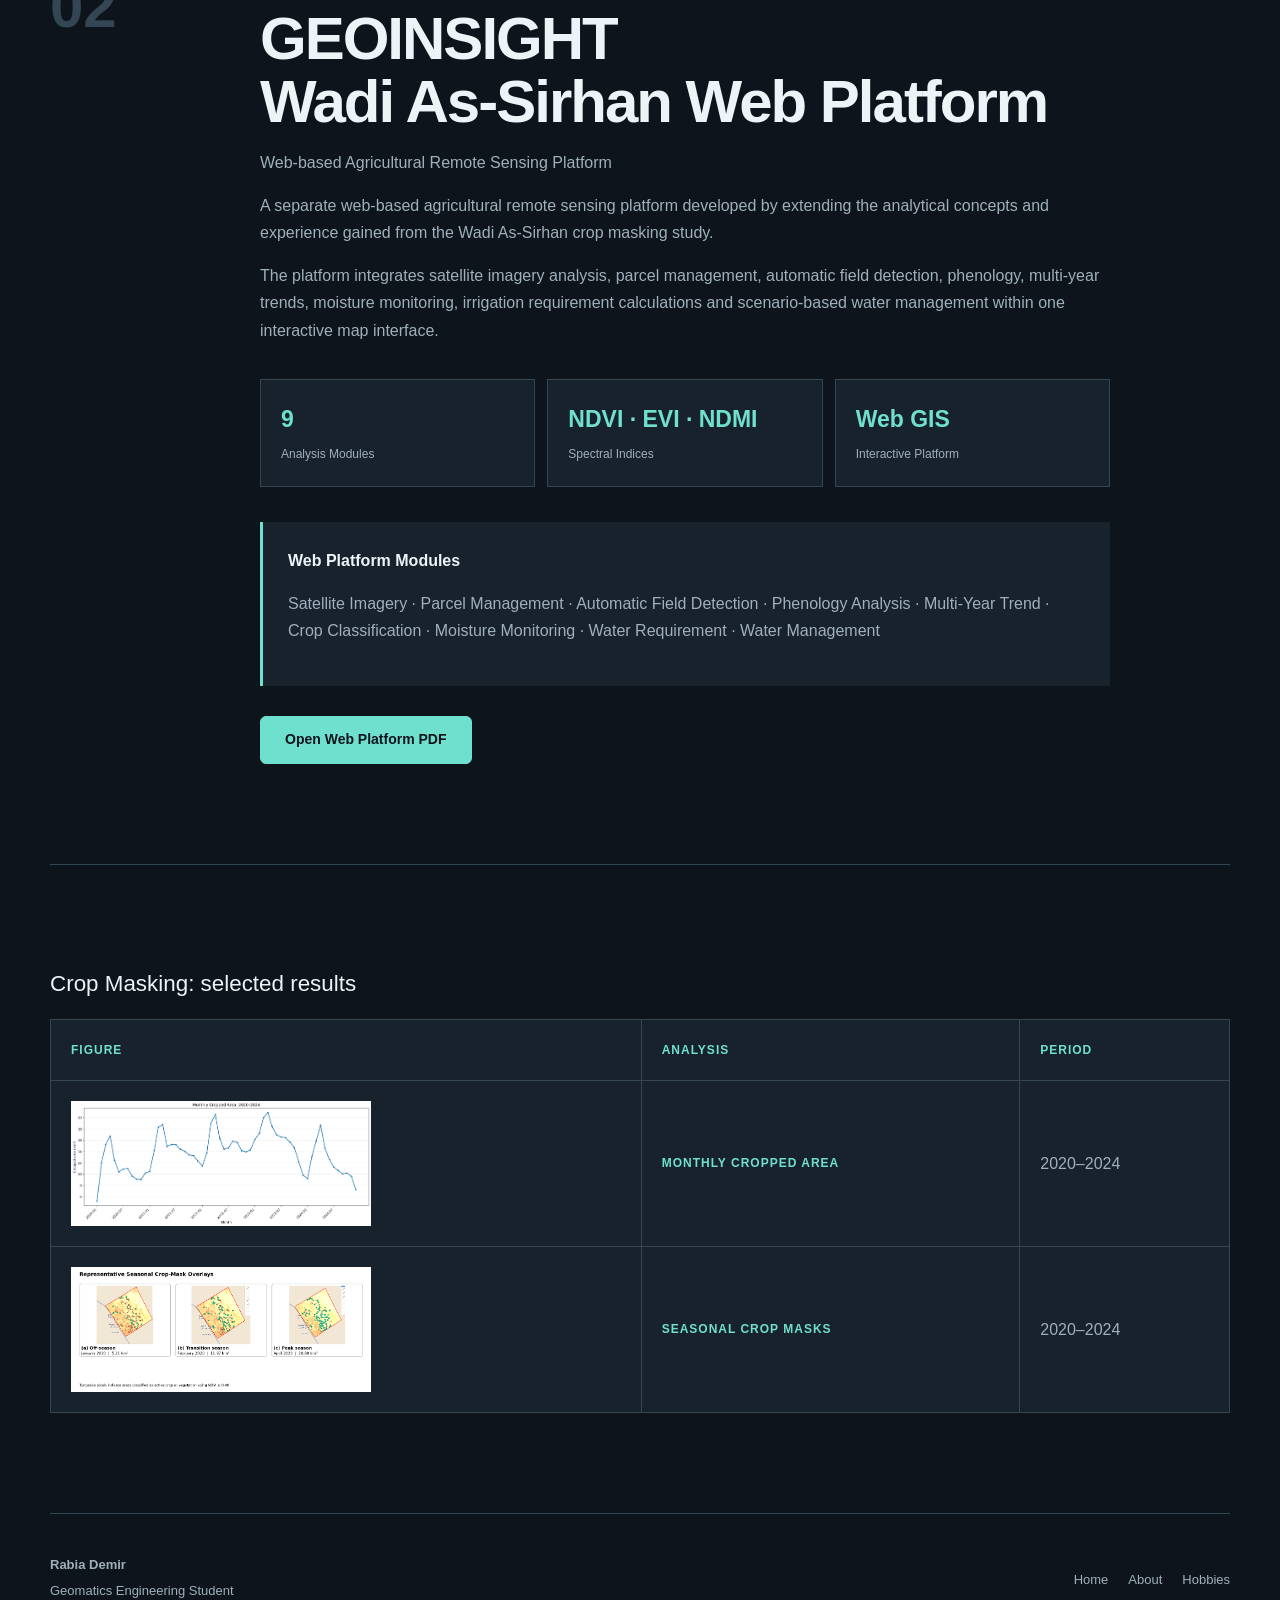
<file: projects.html>
<!DOCTYPE html>
<html lang="en">

<head>
    <meta charset="UTF-8">
    <meta name="viewport" content="width=device-width, initial-scale=1.0">

    <title>Projects | Rabia Demir</title>

    <link rel="stylesheet" href="style.css">
</head>

<body>

<header class="navbar">

    <a href="index.html" class="logo">RD.</a>

    <div class="nav-right">

        <nav class="main-nav">

            <a
                href="index.html"
                data-tr="Ana Sayfa"
                data-en="Home">
                Home
            </a>

            <a
                href="about.html"
                data-tr="Hakkımda"
                data-en="About">
                About
            </a>

            <a
                href="projects.html" class="active" aria-current="page"
                data-tr="Projeler"
                data-en="Projects">
                Projects
            </a>

            <div class="dropdown">

                <button
                    class="dropdown-button"
                    type="button"
                    data-tr="Haritalar"
                    data-en="Maps">
                    Maps
                </button>

                <div class="dropdown-menu">
                    <a href="leaflet.html" data-tr="Favori Mekânlarım" data-en="My Favorite Places">My Favorite Places</a>
                    <a href="openlayers.html" data-tr="Proje Haritası" data-en="Project Map">Project Map</a>
                </div>

            </div>

            <a
                href="hobbies.html"
                data-tr="Hobiler"
                data-en="Hobbies">
                Hobbies
            </a>

        </nav>

        <div class="language-switch">

            <button
                id="tr-button"
                type="button"
                onclick="setLanguage('tr')">
                TR
            </button>

            <button
                id="en-button"
                type="button"
                onclick="setLanguage('en')">
                EN
            </button>

        </div>

    </div>

</header>


<main>

    <!-- HERO -->

    <section class="page-hero">

        <p
            class="section-label"
            data-tr="PROJELER"
            data-en="PROJECTS">
            PROJECTS
        </p>

        <h1 data-en="Selected geospatial work." data-tr="Seçili mekânsal çalışmalar.">Selected geospatial work.</h1>

        <p
            data-tr="Uzaktan algılama, uydu görüntüleri, tarımsal analiz ve Web GIS alanlarında geliştirdiğim seçili çalışmalar."
            data-en="Selected work in remote sensing, satellite imagery, agricultural analysis and Web GIS.">

            Selected work in remote sensing, satellite imagery,
            agricultural analysis and Web GIS.

        </p>

    </section>


    <!-- ======================================
         PROJECT 01
         CROP MASKING
    ======================================= -->

    <section class="section" id="crop-masking">

        <div class="project-detail">

            <div class="project-index">
                01
            </div>

            <div class="project-detail-content">

                <div class="project-tags">

                    <span data-en="Remote Sensing" data-tr="Uzaktan Algılama">Remote Sensing</span>
                    <span>Sentinel-2</span>
                    <span>NDVI</span>
                    <span>Google Earth Engine</span>
                    <span data-en="Crop Mapping" data-tr="Tarım Alanı Haritalama">Crop Mapping</span>

                </div>


                <h2>
                    Wadi As-Sirhan Crop Masking
                </h2>


                <p class="project-location" data-en="Saudi Arabia · 2020–2024" data-tr="Suudi Arabistan · 2020–2024">
                    Saudi Arabia · 2020–2024
                </p>


                <p
                    data-tr="Sentinel-2 görüntüleri ve NDVI zaman serileri kullanılarak Wadi As-Sirhan bölgesindeki pivot tarım alanlarının belirlenmesi ve 2020–2024 dönemindeki zamansal değişiminin incelendiği uzaktan algılama çalışması."
                    data-en="A remote sensing study identifying pivot agricultural areas in Wadi As-Sirhan using Sentinel-2 imagery and NDVI time series, while examining temporal changes between 2020 and 2024.">

                    A remote sensing study identifying pivot agricultural
                    areas in Wadi As-Sirhan using Sentinel-2 imagery
                    and NDVI time series, while examining temporal
                    changes between 2020 and 2024.

                </p>


                <div class="metrics-grid">

                    <div>
                        <strong>2020–2024</strong>
                        <span data-en="Analysis Period" data-tr="Analiz Dönemi">Analysis Period</span>
                    </div>

                    <div>
                        <strong>NDVI</strong>
                        <span data-en="Vegetation Index" data-tr="Bitki Örtüsü İndeksi">Vegetation Index</span>
                    </div>

                    <div>
                        <strong>20.90 km²</strong>
                        <span data-en="Peak Area · Apr 2023" data-tr="En Yüksek Alan · Nisan 2023">Peak Area · Apr 2023</span>
                    </div>

                </div>


                <div class="method-box">

                    <strong
                        data-tr="Yöntem"
                        data-en="Method">
                        Method
                    </strong>

                    <p>
                        Sentinel-2 L2A · SCL Cloud Masking ·
                        Monthly Median · NDVI · Threshold-based Crop Masking
                    </p>

                </div>


                <a
                    href="assets/documents/06_Report/crop_masking_assignment_rabiademir.pdf"
                    class="button primary"
                    target="_blank"
                    rel="noopener"
                    data-tr="Crop Masking PDF'ini Aç"
                    data-en="Open Crop Masking PDF">

                    Open Crop Masking PDF

                </a>

            </div>

        </div>

    </section>



    <!-- ======================================
         PROJECT 02
         GEOINSIGHT WEB PLATFORM
    ======================================= -->

    <section class="section" id="geoinsight">

        <div class="project-detail">

            <div class="project-index">
                02
            </div>

            <div class="project-detail-content">

                <div class="project-tags">

                    <span>Web GIS</span>
                    <span data-en="Remote Sensing" data-tr="Uzaktan Algılama">Remote Sensing</span>
                    <span>Sentinel-2</span>
                    <span data-en="Phenology" data-tr="Fenoloji">Phenology</span>
                    <span data-en="Water Management" data-tr="Su Yönetimi">Water Management</span>

                </div>


                <h2>
                    GEOINSIGHT
                    <br>
                    Wadi As-Sirhan Web Platform
                </h2>


                <p class="project-location" data-en="Web-based Agricultural Remote Sensing Platform" data-tr="Web Tabanlı Tarımsal Uzaktan Algılama Platformu">
                    Web-based Agricultural Remote Sensing Platform
                </p>


                <p
                    data-tr="Wadi As-Sirhan crop masking çalışmasından elde edilen deneyim ve analiz yaklaşımının geliştirilmesiyle oluşturulan, ancak ayrı bir çalışma olarak tasarlanan web tabanlı tarımsal uzaktan algılama platformu."
                    data-en="A separate web-based agricultural remote sensing platform developed by extending the analytical concepts and experience gained from the Wadi As-Sirhan crop masking study.">

                    A separate web-based agricultural remote sensing
                    platform developed by extending the analytical
                    concepts and experience gained from the
                    Wadi As-Sirhan crop masking study.

                </p>


                <p
                    data-tr="Platform; uydu görüntüsü analizi, parsel yönetimi, otomatik tarla tespiti, fenoloji, çok yıllı trend, nem izleme, sulama ihtiyacı hesabı ve senaryo tabanlı su yönetimini tek bir etkileşimli harita arayüzünde birleştirir."
                    data-en="The platform integrates satellite imagery analysis, parcel management, automatic field detection, phenology, multi-year trends, moisture monitoring, irrigation requirement calculations and scenario-based water management within one interactive map interface.">

                    The platform integrates satellite imagery analysis,
                    parcel management, automatic field detection,
                    phenology, multi-year trends, moisture monitoring,
                    irrigation requirement calculations and
                    scenario-based water management.

                </p>


                <div class="metrics-grid">

                    <div>
                        <strong>9</strong>
                        <span data-en="Analysis Modules" data-tr="Analiz Modülleri">Analysis Modules</span>
                    </div>

                    <div>
                        <strong>NDVI · EVI · NDMI</strong>
                        <span data-en="Spectral Indices" data-tr="Spektral İndeksler">Spectral Indices</span>
                    </div>

                    <div>
                        <strong>Web GIS</strong>
                        <span data-en="Interactive Platform" data-tr="Etkileşimli Platform">Interactive Platform</span>
                    </div>

                </div>


                <div class="method-box">

                    <strong
                        data-tr="Web Platform Modülleri"
                        data-en="Web Platform Modules">
                        Web Platform Modules
                    </strong>

                    <p>
                        Satellite Imagery · Parcel Management ·
                        Automatic Field Detection · Phenology Analysis ·
                        Multi-Year Trend · Crop Classification ·
                        Moisture Monitoring · Water Requirement ·
                        Water Management
                    </p>

                </div>


                <a
                    href="assets/documents/06_Report/Wadi_As_Sirhan_Pivot_Crop_Mapping_Web_Arayuz_Raporu.pdf"
                    class="button primary"
                    target="_blank"
                    rel="noopener"
                    data-tr="Web Platform PDF'ini Aç"
                    data-en="Open Web Platform PDF">

                    Open Web Platform PDF

                </a>

            </div>

        </div>

    </section>

<section class="section"><div class="skill-table-wrapper"><table class="skill-table"><caption data-en="Crop Masking: selected results" data-tr="Crop Masking: seçili sonuçlar">Crop Masking: selected results</caption><thead><tr><th scope="col" data-en="Figure" data-tr="Görsel">Figure</th><th scope="col" data-en="Analysis" data-tr="Analiz">Analysis</th><th scope="col" data-en="Period" data-tr="Dönem">Period</th></tr></thead><tbody><tr><td><a href="assets/images/08_Five_Year_Crop_Area_Time_Series.png"><img src="assets/images/08_Five_Year_Crop_Area_Time_Series.png" alt="Monthly cropped area" loading="lazy" width="300"></a></td><th scope="row" data-en="Monthly cropped area" data-tr="Aylık ekili alan">Monthly cropped area</th><td>2020–2024</td></tr><tr><td><a href="assets/images/09_Representative_Seasonal_Crop_Masks.png"><img src="assets/images/09_Representative_Seasonal_Crop_Masks.png" alt="Seasonal crop masks" loading="lazy" width="300"></a></td><th scope="row" data-en="Seasonal crop masks" data-tr="Mevsimsel tarım alanı maskeleri">Seasonal crop masks</th><td>2020–2024</td></tr></tbody></table></div></section>
</main>


<footer>

    <div>

        <strong>
            Rabia Demir
        </strong>

        <p data-en="Geomatics Engineering Student" data-tr="Geomatik Mühendisliği Öğrencisi">
            Geomatics Engineering Student
        </p>

    </div>


    <div class="footer-links">

        <a href="index.html" data-en="Home" data-tr="Ana Sayfa">
            Home
        </a>

        <a href="about.html" data-en="About" data-tr="Hakkımda">
            About
        </a>

        <a href="hobbies.html" data-en="Hobbies" data-tr="Hobiler">
            Hobbies
        </a>

    </div>

</footer>


<script src="language.js"></script>

<script src="ui.js"></script>
</body>

</html>
</file>
<file: style.css>
:root {
    --background: #0d141b;
    --surface: #17222d;
    --surface-light: #1d2b38;
    --text: #edf4f8;
    --muted: #9fb0bc;
    --accent: #70e0ce;
    --border: #344553;
    --max-width: 1180px;
}

* {
    box-sizing: border-box;
}

html {
    scroll-behavior: smooth;
}

body {
    margin: 0;
    background:
        radial-gradient(
            circle at 80% 10%,
            rgba(112, 224, 206, 0.08),
            transparent 30%
        ),
        var(--background);
    color: var(--text);
    font-family:
        -apple-system,
        BlinkMacSystemFont,
        "Segoe UI",
        sans-serif;
    line-height: 1.7;
}

a {
    color: inherit;
    text-decoration: none;
}

/* NAVBAR */

.navbar {
    width: min(calc(100% - 40px), var(--max-width));
    margin: auto;
    min-height: 80px;
    display: flex;
    justify-content: space-between;
    align-items: center;
    border-bottom: 1px solid var(--border);
    position: relative;
    z-index: 100;
}

.logo {
    font-size: 22px;
    font-weight: 800;
    color: var(--accent);
    letter-spacing: -1px;
}

nav {
    display: flex;
    gap: 28px;
}

nav a {
    color: var(--muted);
    font-size: 14px;
    transition: 0.25s;
}

nav a:hover,
nav a.active {
    color: var(--accent);
}

/* MAIN */

main {
    width: 100%;
}

/* HERO */

.hero {
    width: min(calc(100% - 40px), var(--max-width));
    min-height: calc(100vh - 80px);
    margin: auto;
    display: grid;
    grid-template-columns: 1.5fr 0.8fr;
    gap: 70px;
    align-items: center;
    padding: 80px 0;
    animation: fadeUp 0.8s ease;
}

.eyebrow,
.section-label {
    color: var(--accent);
    font-size: 12px;
    letter-spacing: 2px;
    font-weight: 700;
    text-transform: uppercase;
}

.hero h1 {
    margin: 14px 0 0;
    font-size: clamp(56px, 8vw, 110px);
    line-height: 0.94;
    letter-spacing: -5px;
}

.hero h1 span {
    display: block;
    color: var(--accent);
}

.hero h2 {
    font-size: clamp(18px, 2vw, 24px);
    font-weight: 400;
    color: var(--muted);
    margin-top: 34px;
}

.hero-description {
    max-width: 650px;
    color: var(--muted);
    font-size: 17px;
}

.hero-buttons {
    display: flex;
    flex-wrap: wrap;
    gap: 14px;
    margin-top: 35px;
}

/* BUTTONS */

.button {
    display: inline-flex;
    justify-content: center;
    align-items: center;
    min-height: 48px;
    padding: 0 24px;
    border: 1px solid var(--border);
    border-radius: 6px;
    font-size: 14px;
    transition: 0.25s;
}

.button.primary {
    background: var(--accent);
    border-color: var(--accent);
    color: var(--background);
    font-weight: 700;
}

.button.primary:hover {
    transform: translateY(-3px);
}

.button.secondary:hover {
    border-color: var(--accent);
    color: var(--accent);
}

/* HERO CARD */

.hero-card {
    background:
        linear-gradient(
            145deg,
            var(--surface),
            var(--surface-light)
        );
    border: 1px solid var(--border);
    border-radius: 16px;
    padding: 40px;
    position: relative;
    overflow: hidden;
}

.hero-card::after {
    content: "";
    width: 180px;
    height: 180px;
    border: 1px solid var(--accent);
    border-radius: 50%;
    position: absolute;
    right: -90px;
    bottom: -90px;
    opacity: 0.15;
}

.coordinate-decoration {
    color: var(--accent);
    font-family: monospace;
    font-size: 12px;
    margin-bottom: 60px;
}

.hero-card h3 {
    margin-top: 0;
    font-size: 24px;
}

.hero-card ul {
    padding-left: 20px;
    color: var(--muted);
}

/* SECTIONS */

.section {
    width: min(calc(100% - 40px), var(--max-width));
    margin: auto;
    padding: 100px 0;
    border-top: 1px solid var(--border);
}

.section-title {
    margin: 8px 0 45px;
    font-size: clamp(34px, 5vw, 58px);
    letter-spacing: -2px;
    line-height: 1.05;
}

.section-text {
    color: var(--muted);
    max-width: 620px;
}

/* SKILLS */

.skill-grid {
    display: grid;
    grid-template-columns: repeat(4, 1fr);
    gap: 16px;
}

.skill-card {
    min-height: 230px;
    padding: 26px;
    background: var(--surface);
    border: 1px solid var(--border);
    border-radius: 10px;
    transition: 0.25s;
}

.skill-card:hover {
    transform: translateY(-7px);
    border-color: var(--accent);
}

.skill-card span {
    color: var(--accent);
    font-family: monospace;
}

.skill-card h3 {
    margin-top: 40px;
}

.skill-card p {
    color: var(--muted);
    font-size: 14px;
}

/* PROJECT CARDS */

.section-heading-row {
    display: flex;
    align-items: flex-end;
    justify-content: space-between;
    gap: 20px;
}

.text-link {
    color: var(--accent);
}

.project-grid {
    display: grid;
    grid-template-columns: repeat(3, 1fr);
    gap: 20px;
}

.project-card {
    display: flex;
    flex-direction: column;
    min-height: 420px;
    padding: 30px;
    background: var(--surface);
    border: 1px solid var(--border);
    border-radius: 12px;
    transition: 0.3s;
}

.project-card:hover {
    transform: translateY(-8px);
    border-color: var(--accent);
}

.project-number {
    color: var(--muted);
    font-family: monospace;
    margin-bottom: 40px;
}

.project-tags {
    display: flex;
    gap: 8px;
    flex-wrap: wrap;
}

.project-tags span,
.technology-list span {
    display: inline-block;
    padding: 5px 10px;
    border: 1px solid var(--border);
    border-radius: 100px;
    color: var(--accent);
    font-size: 11px;
}

.project-card h3 {
    margin: 20px 0 10px;
    font-size: 24px;
    line-height: 1.25;
}

.project-card p {
    color: var(--muted);
}

.project-card a {
    margin-top: auto;
    color: var(--accent);
}

/* MAP SECTION */

.map-section {
    display: grid;
    grid-template-columns: 1fr 1fr;
    gap: 80px;
}

.map-link-grid {
    display: grid;
    gap: 14px;
}

.map-link-card {
    display: flex;
    justify-content: space-between;
    align-items: center;
    min-height: 100px;
    padding: 22px;
    border: 1px solid var(--border);
    background: var(--surface);
    transition: 0.25s;
}

.map-link-card:hover {
    border-color: var(--accent);
    transform: translateX(5px);
}

.map-link-card span {
    color: var(--accent);
}

/* FOOTER */

footer {
    width: min(calc(100% - 40px), var(--max-width));
    margin: auto;
    padding: 40px 0;
    border-top: 1px solid var(--border);
    display: flex;
    gap: 30px;
    justify-content: space-between;
    align-items: center;
    color: var(--muted);
    font-size: 13px;
}

footer p {
    margin: 4px 0;
}

.footer-links {
    display: flex;
    gap: 20px;
}

.footer-links a:hover {
    color: var(--accent);
}

/* PAGE HERO */

.page-hero {
    width: min(calc(100% - 40px), var(--max-width));
    margin: auto;
    padding: 110px 0;
    animation: fadeUp 0.7s ease;
}

.page-hero h1 {
    max-width: 900px;
    margin: 10px 0 30px;
    font-size: clamp(52px, 8vw, 95px);
    line-height: 0.95;
    letter-spacing: -4px;
}

.page-hero h1 span {
    color: var(--accent);
}

.page-hero > p:last-child {
    max-width: 680px;
    color: var(--muted);
    font-size: 18px;
}

/* ABOUT */

.about-grid {
    display: grid;
    grid-template-columns: 0.7fr 1.3fr;
    gap: 100px;
}

.about-text {
    color: var(--muted);
    font-size: 18px;
}

/* TIMELINE */

.timeline {
    display: grid;
    gap: 0;
}

.timeline-item {
    display: grid;
    grid-template-columns: 220px 1fr;
    gap: 50px;
    padding: 35px 0;
    border-top: 1px solid var(--border);
}

.timeline-date {
    color: var(--accent);
    font-family: monospace;
}

.timeline-subtitle,
.project-location {
    color: var(--accent);
}

.timeline-item p {
    color: var(--muted);
}

/* EXPERIENCE */

.experience-card {
    display: grid;
    grid-template-columns: 1fr 1.6fr;
    gap: 70px;
    padding: 40px;
    background: var(--surface);
    border: 1px solid var(--border);
    border-radius: 12px;
}

.experience-date {
    color: var(--accent);
}

.clean-list {
    color: var(--muted);
}

/* TABLE */

.skill-table-wrapper {
    overflow-x: auto;
}

.skill-table {
    width: 100%;
    border-collapse: collapse;
    background: var(--surface);
}

.skill-table th,
.skill-table td {
    padding: 20px;
    border: 1px solid var(--border);
    text-align: left;
}

.skill-table th {
    color: var(--accent);
    font-size: 12px;
    letter-spacing: 1px;
    text-transform: uppercase;
}

.skill-table td {
    color: var(--muted);
}

/* DOWNLOAD CARD */

.download-card {
    display: flex;
    align-items: center;
    justify-content: space-between;
    gap: 30px;
    padding: 45px;
    background: var(--surface);
    border: 1px solid var(--border);
    border-radius: 12px;
}

.download-card h2 {
    margin: 5px 0;
}

/* PROJECT DETAIL */

.project-detail {
    display: grid;
    grid-template-columns: 150px 1fr;
    gap: 60px;
}

.project-index {
    font-size: 60px;
    color: var(--border);
    font-weight: 800;
}

.project-detail-content {
    max-width: 850px;
}

.project-detail h2 {
    margin: 20px 0 4px;
    font-size: clamp(36px, 5vw, 60px);
    line-height: 1.05;
    letter-spacing: -2px;
}

.project-detail-content > p {
    color: var(--muted);
}

/* METRICS */

.metrics-grid {
    display: grid;
    grid-template-columns: repeat(3, 1fr);
    gap: 12px;
    margin: 35px 0;
}

.metrics-grid > div {
    padding: 20px;
    border: 1px solid var(--border);
    background: var(--surface);
}

.metrics-grid strong {
    display: block;
    color: var(--accent);
    font-size: 23px;
}

.metrics-grid span {
    color: var(--muted);
    font-size: 12px;
}

/* METHOD */

.method-box {
    margin: 30px 0;
    padding: 25px;
    border-left: 3px solid var(--accent);
    background: var(--surface);
}

.method-box p {
    color: var(--muted);
}

/* TECHNOLOGY TAGS */

.technology-list {
    display: flex;
    flex-wrap: wrap;
    gap: 8px;
    margin: 30px 0;
}

/* MAPS */

.map-container-section {
    position: relative;
}

#leaflet-map,
#openlayers-map {
    width: 100%;
    height: 600px;
    border: 1px solid var(--border);
    border-radius: 12px;
    overflow: hidden;
}

.map-info {
    margin-top: 20px;
    padding: 20px;
    background: var(--surface);
    border: 1px solid var(--border);
}

.map-info p {
    color: var(--muted);
}

/* OPENLAYERS POPUP */

.ol-popup {
    position: absolute;
    background: white;
    color: #111;
    box-shadow: 0 2px 12px rgba(0, 0, 0, 0.2);
    padding: 15px;
    border-radius: 8px;
    border: 1px solid #cccccc;
    bottom: 12px;
    left: -50px;
    min-width: 230px;
}

.ol-popup::after {
    content: "";
    position: absolute;
    top: 100%;
    left: 48px;
    border: 10px solid transparent;
    border-top-color: white;
}

.ol-popup-closer {
    position: absolute;
    right: 8px;
    top: 5px;
}

.ol-popup-closer::after {
    content: "×";
}

/* ANIMATION */

@keyframes fadeUp {
    from {
        opacity: 0;
        transform: translateY(20px);
    }

    to {
        opacity: 1;
        transform: translateY(0);
    }
}

/* TABLET */

@media (max-width: 900px) {
    .navbar {
        align-items: flex-start;
        padding: 20px 0;
        flex-direction: column;
    }

    nav {
        width: 100%;
        overflow-x: auto;
        gap: 18px;
        padding-bottom: 3px;
    }

    nav a {
        white-space: nowrap;
    }

    .hero {
        grid-template-columns: 1fr;
        min-height: auto;
    }

    .hero h1 {
        letter-spacing: -3px;
    }

    .skill-grid,
    .project-grid {
        grid-template-columns: 1fr 1fr;
    }

    .map-section,
    .about-grid,
    .experience-card {
        grid-template-columns: 1fr;
    }

    .project-detail {
        grid-template-columns: 1fr;
    }

    .project-index {
        font-size: 40px;
    }
}

/* MOBILE */

@media (max-width: 620px) {
    .skill-grid,
    .project-grid,
    .metrics-grid {
        grid-template-columns: 1fr;
    }

    .timeline-item {
        grid-template-columns: 1fr;
        gap: 10px;
    }

    .download-card,
    footer {
        flex-direction: column;
        align-items: flex-start;
    }

    #leaflet-map,
    #openlayers-map {
        height: 480px;
    }
}
/* ========================================
   HOBBIES
======================================== */

.hobbies-grid {
    display: grid;
    grid-template-columns: repeat(2, 1fr);
    gap: 20px;
    margin-top: 50px;
}


.hobby-card {
    min-height: 330px;

    padding: 32px;

    background: var(--surface);

    border: 1px solid var(--border);
    border-radius: 12px;

    position: relative;

    transition:
        transform 0.3s ease,
        border-color 0.3s ease;
}


.hobby-card:hover {
    transform: translateY(-7px);
    border-color: var(--accent);
}


.hobby-number {
    font-family: monospace;

    color: var(--muted);

    font-size: 12px;

    margin-bottom: 45px;
}


.hobby-icon {
    font-size: 30px;
    margin-bottom: 18px;
}


.hobby-card h3 {
    margin: 0 0 12px;

    font-size: 25px;

    letter-spacing: -0.5px;
}


.hobby-card p {
    margin: 0;

    color: var(--muted);

    font-size: 14px;

    max-width: 420px;
}


/* ========================================
   NAVBAR RIGHT
======================================== */

.nav-right {
    display: flex;
    align-items: center;
    gap: 28px;
}


.main-nav {
    display: flex;
    align-items: center;
    gap: 28px;
}


.main-nav > a,
.dropdown-button {
    color: var(--muted);

    font-size: 14px;

    font-family: inherit;

    border: 0;

    background: transparent;

    cursor: pointer;

    padding: 0;

    transition: 0.25s;
}


.main-nav > a:hover,
.main-nav > a.active,
.dropdown-button:hover {
    color: var(--accent);
}



/* ========================================
   MAP DROPDOWN
======================================== */

.dropdown {
    position: relative;
}


.dropdown-button {
    display: flex;
    align-items: center;
    gap: 6px;
}


.dropdown-button::after {
    content: "⌄";

    font-size: 12px;
}


.dropdown-menu {
    position: absolute;

    top: calc(100% + 15px);
    left: 50%;

    transform:
        translateX(-50%)
        translateY(8px);

    width: 170px;

    padding: 8px;

    background: var(--surface);

    border: 1px solid var(--border);

    border-radius: 10px;

    opacity: 0;
    visibility: hidden;

    pointer-events: none;

    transition: 0.2s ease;

    z-index: 500;
}


.dropdown:hover .dropdown-menu,
.dropdown:focus-within .dropdown-menu {

    opacity: 1;

    visibility: visible;

    pointer-events: auto;

    transform:
        translateX(-50%)
        translateY(0);
}


.dropdown-menu a {
    display: block;

    padding: 10px 12px;

    border-radius: 6px;

    color: var(--muted);

    font-size: 13px;
}


.dropdown-menu a:hover {
    color: var(--accent);

    background: var(--surface-light);
}



/* ========================================
   LANGUAGE SWITCH
======================================== */

.language-switch {

    display: flex;

    padding: 4px;

    border: 1px solid var(--border);

    border-radius: 8px;

    background: var(--surface);
}


.language-switch button {

    border: 0;

    background: transparent;

    color: var(--muted);

    padding: 6px 9px;

    border-radius: 5px;

    font-size: 12px;

    font-family: inherit;

    cursor: pointer;

    transition: 0.2s;
}


.language-switch button:hover,
.language-switch button.active {

    background: var(--accent);

    color: var(--background);
}



/* ========================================
   HOBBIES RESPONSIVE
======================================== */

@media (max-width: 900px) {

    .hobbies-grid {
        grid-template-columns: 1fr;
    }


    .nav-right {
        width: 100%;

        align-items: flex-start;

        flex-direction: column;

        gap: 16px;
    }


    .main-nav {

        width: 100%;

        overflow-x: auto;

        gap: 20px;

        padding-bottom: 4px;
    }

}


@media (max-width: 620px) {

    .hobby-card {
        min-height: auto;

        padding: 25px;
    }

}
/* =====================================
   FINAL NAVIGATION
===================================== */

.nav-right {
    display: flex;
    align-items: center;
    gap: 26px;
}

.main-nav {
    display: flex;
    align-items: center;
    gap: 26px;
}

.main-nav > a,
.dropdown-button {
    color: var(--muted);
    font-family: inherit;
    font-size: 14px;

    background: none;
    border: 0;

    padding: 0;

    cursor: pointer;

    transition: color 0.2s ease;
}

.main-nav > a:hover,
.main-nav > a.active,
.dropdown-button:hover {
    color: var(--accent);
}


/* MAP DROPDOWN */

.dropdown {
    position: relative;
}

.dropdown-button {
    display: flex;
    align-items: center;
    gap: 5px;
}

.dropdown-button::after {
    content: "⌄";
    font-size: 11px;
}

.dropdown-menu {
    position: absolute;

    top: calc(100% + 14px);
    left: 50%;

    transform:
        translateX(-50%)
        translateY(8px);

    min-width: 165px;

    background: var(--surface);

    border: 1px solid var(--border);
    border-radius: 10px;

    padding: 7px;

    opacity: 0;
    visibility: hidden;
    pointer-events: none;

    transition: 0.2s ease;

    z-index: 999;
}

.dropdown:hover .dropdown-menu,
.dropdown:focus-within .dropdown-menu {
    opacity: 1;
    visibility: visible;
    pointer-events: auto;

    transform:
        translateX(-50%)
        translateY(0);
}

.dropdown-menu a {
    display: block;

    padding: 9px 12px;

    color: var(--muted);

    border-radius: 6px;

    font-size: 13px;
}

.dropdown-menu a:hover {
    color: var(--accent);
    background: var(--surface-light);
}


/* LANGUAGE */

.language-switch {
    display: flex;

    padding: 3px;

    background: var(--surface);

    border: 1px solid var(--border);
    border-radius: 8px;
}

.language-switch button {
    min-width: 37px;
    height: 31px;

    padding: 0 8px;

    border: 0;
    border-radius: 5px;

    background: transparent;

    color: var(--muted);

    font-family: inherit;
    font-size: 12px;

    cursor: pointer;
}

.language-switch button:hover {
    color: var(--accent);
}

.language-switch button.active {
    background: var(--accent);
    color: var(--background);
}


/* HOBBIES */

.hobbies-grid {
    display: grid;

    grid-template-columns:
        repeat(2, minmax(0, 1fr));

    gap: 20px;

    margin-top: 45px;
}

.hobby-card {
    min-height: 320px;

    padding: 30px;

    background: var(--surface);

    border: 1px solid var(--border);
    border-radius: 12px;

    transition:
        transform 0.25s ease,
        border-color 0.25s ease;
}

.hobby-card:hover {
    transform: translateY(-6px);
    border-color: var(--accent);
}

.hobby-number {
    display: block;

    margin-bottom: 42px;

    color: var(--muted);

    font-family: monospace;
    font-size: 12px;
}

.hobby-icon {
    margin-bottom: 15px;

    font-size: 28px;
}

.hobby-card h3 {
    margin: 0 0 12px;

    font-size: 24px;
}

.hobby-card p {
    margin: 0;

    color: var(--muted);

    font-size: 14px;
}


/* RESPONSIVE */

@media (max-width: 900px) {

    .nav-right {
        width: 100%;

        flex-direction: column;
        align-items: flex-start;

        gap: 16px;
    }

    .main-nav {
        width: 100%;

        overflow-x: auto;

        padding-bottom: 5px;
    }

    .main-nav > a,
    .dropdown-button {
        white-space: nowrap;
    }

    .hobbies-grid {
        grid-template-columns: 1fr;
    }

}


@media (max-width: 620px) {

    .main-nav {
        gap: 18px;
    }

    .hobby-card {
        min-height: auto;
        padding: 24px;
    }

}
/* Accessible navigation and narrow screens */
.main-nav { overflow: visible; flex-wrap: wrap; }
.dropdown-menu { top: 100%; }
.dropdown.is-open .dropdown-menu { opacity: 1; visibility: visible; pointer-events: auto; transform: translateX(-50%); }
.skill-table img { display: block; width: 300px; max-width: 100%; height: auto; }
.skill-table caption { text-align: left; font-size: 1.4rem; padding-bottom: 16px; }
:focus-visible { outline: 2px solid var(--accent); outline-offset: 4px; }
@media (max-width: 900px) {
  .navbar { position: relative; align-items: flex-start; padding: 18px 0; gap: 16px; }
  .nav-right { min-width: 0; }
  .main-nav { overflow: visible; flex-wrap: wrap; gap: 16px; }
  .dropdown-menu { left: 0; transform: none; }
  .dropdown:hover .dropdown-menu, .dropdown:focus-within .dropdown-menu, .dropdown.is-open .dropdown-menu { transform: none; }
}
@media (prefers-reduced-motion: reduce) {
  *, *::before, *::after { animation: none !important; transition: none !important; scroll-behavior: auto !important; }
}

.place-card { display:grid; grid-template-columns:minmax(0,1fr) minmax(0,1fr); gap:32px; padding:24px; background:var(--surface); border:1px solid var(--border); border-radius:16px; align-items:center; }
.place-card > img { width:100%; height:420px; object-fit:cover; border-radius:10px; }
.place-card .button { margin:8px 8px 0 0; }
.place-popup img { width:100%; height:190px; object-fit:cover; border-radius:8px; }
.place-popup { color:#17222d; }
.place-popup a { text-decoration:underline; }
#show-gym { margin-bottom:16px; cursor:pointer; }
@media(max-width:620px) { .place-card { grid-template-columns:1fr; padding:16px; } .place-card > img { height:320px; } }

.place-card > img.portrait-place { object-position: center 35%; }
.place-address { color:var(--muted); font-size:14px; }
#show-rolls { margin:0 0 16px 8px; cursor:pointer; }

.place-card > img.portrait-place { height:auto; max-height:600px; object-fit:contain; }
.place-popup img[src$="rollsnsmiles.jpeg"] { height:240px; object-fit:contain; }

.place-map-buttons { display:flex; flex-wrap:wrap; gap:10px; margin-bottom:16px; }
#favorite-places, #favorite-places article { scroll-margin-top:100px; }

.project-map-tools { display:flex; flex-wrap:wrap; align-items:center; gap:16px; margin-bottom:20px; }
.project-map-tools label { display:flex; align-items:center; gap:8px; }
.project-map-tools input { accent-color:var(--accent); width:18px; height:18px; }
.map-legend { display:flex; flex-wrap:wrap; align-items:center; gap:12px; color:var(--muted); font-size:14px; }
.legend-aoi { width:24px; height:15px; border:2px solid #70e0ce; background:#70e0ce33; }
.legend-marker { width:12px; height:12px; border-radius:50%; background:#f4b56b; }
.project-map-cards { display:grid; grid-template-columns:minmax(0,1fr) minmax(0,1fr); gap:24px; }
.map-project-card { padding:28px; border:1px solid var(--border); background:var(--surface); border-radius:14px; }
.map-project-card img { display:block; width:100%; margin:20px 0; border-radius:8px; }
.ol-popup { max-width:280px; color:#17222d; }
.ol-popup a { color:#12665b; text-decoration:underline; }
.ol-popup p { margin:10px 0; }
@media(max-width:700px) { .project-map-cards { grid-template-columns:1fr; } .map-project-card { padding:20px; } }

.analysis-controls { display:flex; flex-wrap:wrap; gap:20px; padding:20px; background:var(--surface); border:1px solid var(--border); border-radius:12px; }
.analysis-controls label { display:flex; flex-wrap:wrap; align-items:center; gap:10px; }
.analysis-controls select { background:var(--background); color:var(--text); border:1px solid var(--border); padding:10px; border-radius:6px; max-width:100%; }
.analysis-controls input { accent-color:#ffc947; }
.analysis-summary { display:flex; flex-wrap:wrap; gap:24px; align-items:center; }
.analysis-summary strong { color:#ffc947; margin-left:8px; }
.legend-crop { display:inline-block; width:12px; height:12px; background:#ffc947; }
.map-data-note { font-size:14px; color:var(--muted); max-width:950px; }
#raster-load-status { color:#ffc947; }
@media(max-width:620px) { .analysis-controls { padding:14px; } .analysis-controls label { width:100%; } .analysis-controls select { width:100%; } }

.about-experience-grid { align-items:start; display:grid; grid-template-columns:repeat(2,minmax(0,1fr)); gap:24px; }
.about-experience-card { padding:24px; border:1px solid var(--border); border-radius:16px; background:var(--surface); }
.about-contact-list { padding-left:20px; line-height:2; }
.about-contact-list a { color:var(--accent); overflow-wrap:anywhere; }
@media(max-width:620px) { .about-experience-grid { grid-template-columns:1fr; } }

.internship-gallery { display:grid; gap:16px; margin-top:24px; }
.internship-gallery figure { margin:0; }
.internship-gallery img { display:block; width:100%; height:230px; object-fit:cover; border-radius:10px; }
.internship-gallery figcaption { font-size:14px; color:var(--muted); padding-top:8px; }
.internship-popup-photo { display:block; width:100%; max-height:120px; object-fit:cover; border-radius:8px; margin:12px 0; }
#ol-popup-content { max-height:220px; overflow-y:auto; }
.ol-popup { width:280px; max-width:calc(100vw - 100px); }

.hobby-photo { display: block; width: 100%; height: 280px; object-fit: cover; border-radius: 12px; margin: 28px 0 20px; }

.hobby-gallery { display: grid; grid-template-columns: repeat(2, minmax(0, 1fr)); gap: 16px; margin-top: 24px; }
.hobby-gallery figure { margin: 0; min-width: 0; }
.hobby-gallery img { display: block; width: 100%; height: 260px; object-fit: cover; border-radius: 12px; }
.hobby-gallery figcaption { margin-top: 10px; color: var(--text-muted, #a9bac5); font-size: .9rem; line-height: 1.6; }
@media (max-width: 620px) { .hobby-gallery { grid-template-columns: 1fr; } .hobby-gallery img { height: auto; max-height: 440px; object-fit: contain; } }

/* Keep the photo collection together without stretching adjacent hobby cards. */
.hobbies-grid { align-items: start; }
.photography-card { grid-column: 1 / -1; }
.photography-grid { grid-template-columns: repeat(4, minmax(0, 1fr)); }
.photography-grid img { height: 280px; object-fit: cover; }
.photography-grid figcaption p { font-size: .9rem; }
@media (max-width: 1000px) { .photography-grid { grid-template-columns: repeat(2, minmax(0, 1fr)); } }
@media (max-width: 620px) { .photography-grid { grid-template-columns: 1fr; } .photography-grid img { height: auto; max-height: 440px; object-fit: contain; } }

/* Preserve the full framing of the personal activity photographs. */
#ahalteke-hobby .hobby-photo,
#eymir-hobby .hobby-photo,
#mixology .hobby-photo,
#erciyes-hobby .hobby-photo { object-fit: contain; background: #101b24; }

/* Personal portfolio refresh */
@view-transition { navigation: auto; }
::view-transition-old(root) { animation: page-out 250ms ease both; }
::view-transition-new(root) { animation: fadeUp 320ms ease both; }
@keyframes page-out { to { opacity: 0; } }
.home-hero { min-height: 570px; padding: 64px 0; grid-template-columns: 1.5fr 0.85fr; gap: 60px; position: relative; isolation: isolate; }
.home-hero::before { content: ''; position: absolute; inset: 0 -15px; z-index: -1; pointer-events: none; background: url('assets/images/contours.svg') center / cover; opacity: .10; animation: contour-drift 24s ease-in-out infinite alternate; }
@keyframes contour-drift { to { transform: translateY(12px); opacity: .17; } }
.home-hero h1, .home-section h2, .featured-card h3, .personal-card h3, .connect-title { font-family: Georgia, 'Times New Roman', serif; font-weight: 400; }
.home-hero h1 { font-size: clamp(70px, 8.7vw, 118px); letter-spacing: -5px; }
.home-hero h2 { font-family: Georgia, serif; font-size: clamp(22px, 2.6vw, 32px); margin-top: 22px; }
.portrait { width: min(100%, 288px); margin: 0 auto; }
.portrait img { width: 100%; height: 360px; object-fit: cover; object-position: center 35%; border-radius: 22px; border: 1px solid var(--border); display: block; }
.portrait figcaption { font-size: 11px; letter-spacing: 1.2px; color: var(--muted); text-align: center; margin-top: 14px; }
.focus-strip { width: min(calc(100% - 40px), var(--max-width)); margin: auto; border-block: 1px solid var(--border); padding: 18px 0; display:flex; justify-content:space-between; gap:16px; font: 11px/1.7 monospace; letter-spacing: 1px; color: var(--muted); }
.home-section { padding: 42px 0; border-top: 0; }
.home-section .section-title { font-size: clamp(32px, 4vw, 44px); letter-spacing: -1px; margin: 0 0 22px; }
.home-section .section-heading-row { align-items: baseline; }
.featured-grid { display:grid; grid-template-columns:repeat(2,minmax(0,1fr)); gap:20px; }
.featured-card { display:flex; flex-direction:column; position:relative; isolation:isolate; overflow:hidden; min-height:320px; padding:24px; border:1px solid var(--border); border-radius:12px; }
.featured-card::before { content:''; position:absolute; inset:0; z-index:-2; background-image:url('assets/images/project-covers.png'); background-size:200% 100%; transition:transform .45s ease; }
.cover-geo::before { background-position:right center; }
.featured-card::after { content:''; position:absolute; inset:0; z-index:-1; background:linear-gradient(110deg,rgba(6,15,20,.92),rgba(6,15,20,.22)),linear-gradient(0deg,rgba(6,15,20,.8),transparent 50%); }
.featured-card:hover::before,.featured-card:focus-visible::before { transform:scale(1.04); }
.featured-card:hover,.featured-card:focus-visible { border-color:var(--accent); }
.featured-card .project-number { margin:0; color:var(--accent); }
.featured-card h3 { font-size:32px; margin:8px 0 0; line-height:1.2; }
.featured-card p { margin:8px 0 30px; max-width:250px; }
.featured-card .project-tags { margin-top:auto; padding-right:40px; }
.featured-card .project-tags span { color:var(--text); background:#0d141b99; }
.card-arrow { position:absolute; bottom:20px; right:20px; border:1px solid var(--accent); border-radius:50%; width:40px; height:40px; display:grid; place-items:center; transition:background .2s,color .2s; }
.featured-card:hover .card-arrow { background:var(--accent); color:var(--background); }
.cover-note { font-size:11px; color:var(--muted); margin:10px 0 0; }
.personal-grid { display:grid; grid-template-columns:repeat(3,minmax(0,1fr)); gap:16px; }
.personal-card { position:relative; overflow:hidden; border:1px solid var(--border); border-radius:12px; height:230px; }
.personal-card img { width:100%; height:100%; object-fit:cover; }
.personal-card>div { position:absolute; inset:0; display:flex; flex-direction:column; justify-content:flex-end; padding:18px; background:linear-gradient(transparent 20%,#071017e8); }
.personal-card h3 { font-size:27px; line-height:1.2; margin:0 0 8px; }
.personal-card span,.personal-card .text-link { font-size:12px; }
.hobbies-more { display:block; width:fit-content; margin:16px 0 0 auto; }
.connect-title { font-size:32px; color:var(--text); }
.reveal { opacity:0; transform:translateY(18px); transition:opacity .55s ease,transform .55s ease; }
.reveal.is-visible { opacity:1; transform:none; }
@media(max-width:900px) { .home-hero { grid-template-columns:1.3fr .8fr; gap:24px; min-height:auto; } .portrait img { height:300px; } .home-hero h1 { font-size:78px; } .focus-strip { flex-wrap:wrap; } }
@media(max-width:620px) { .home-hero { grid-template-columns:1fr; padding:40px 0; gap:32px; } .home-hero h1 { font-size:80px; } .portrait { width:220px; } .portrait img { height:275px; } .featured-grid,.personal-grid { grid-template-columns:1fr; } .featured-card { min-height:280px; } .personal-card { height:260px; } .home-section .section-heading-row { flex-wrap:wrap; gap:0; margin-bottom:20px; } .home-section { padding:32px 0; } }
@media(prefers-reduced-motion:reduce) { html { scroll-behavior:auto; } .home-hero::before { animation:none; } .reveal { opacity:1; transform:none; transition:none; } ::view-transition-old(root),::view-transition-new(root) { animation:none; } .featured-card::before { transition:none; } }
</file>
